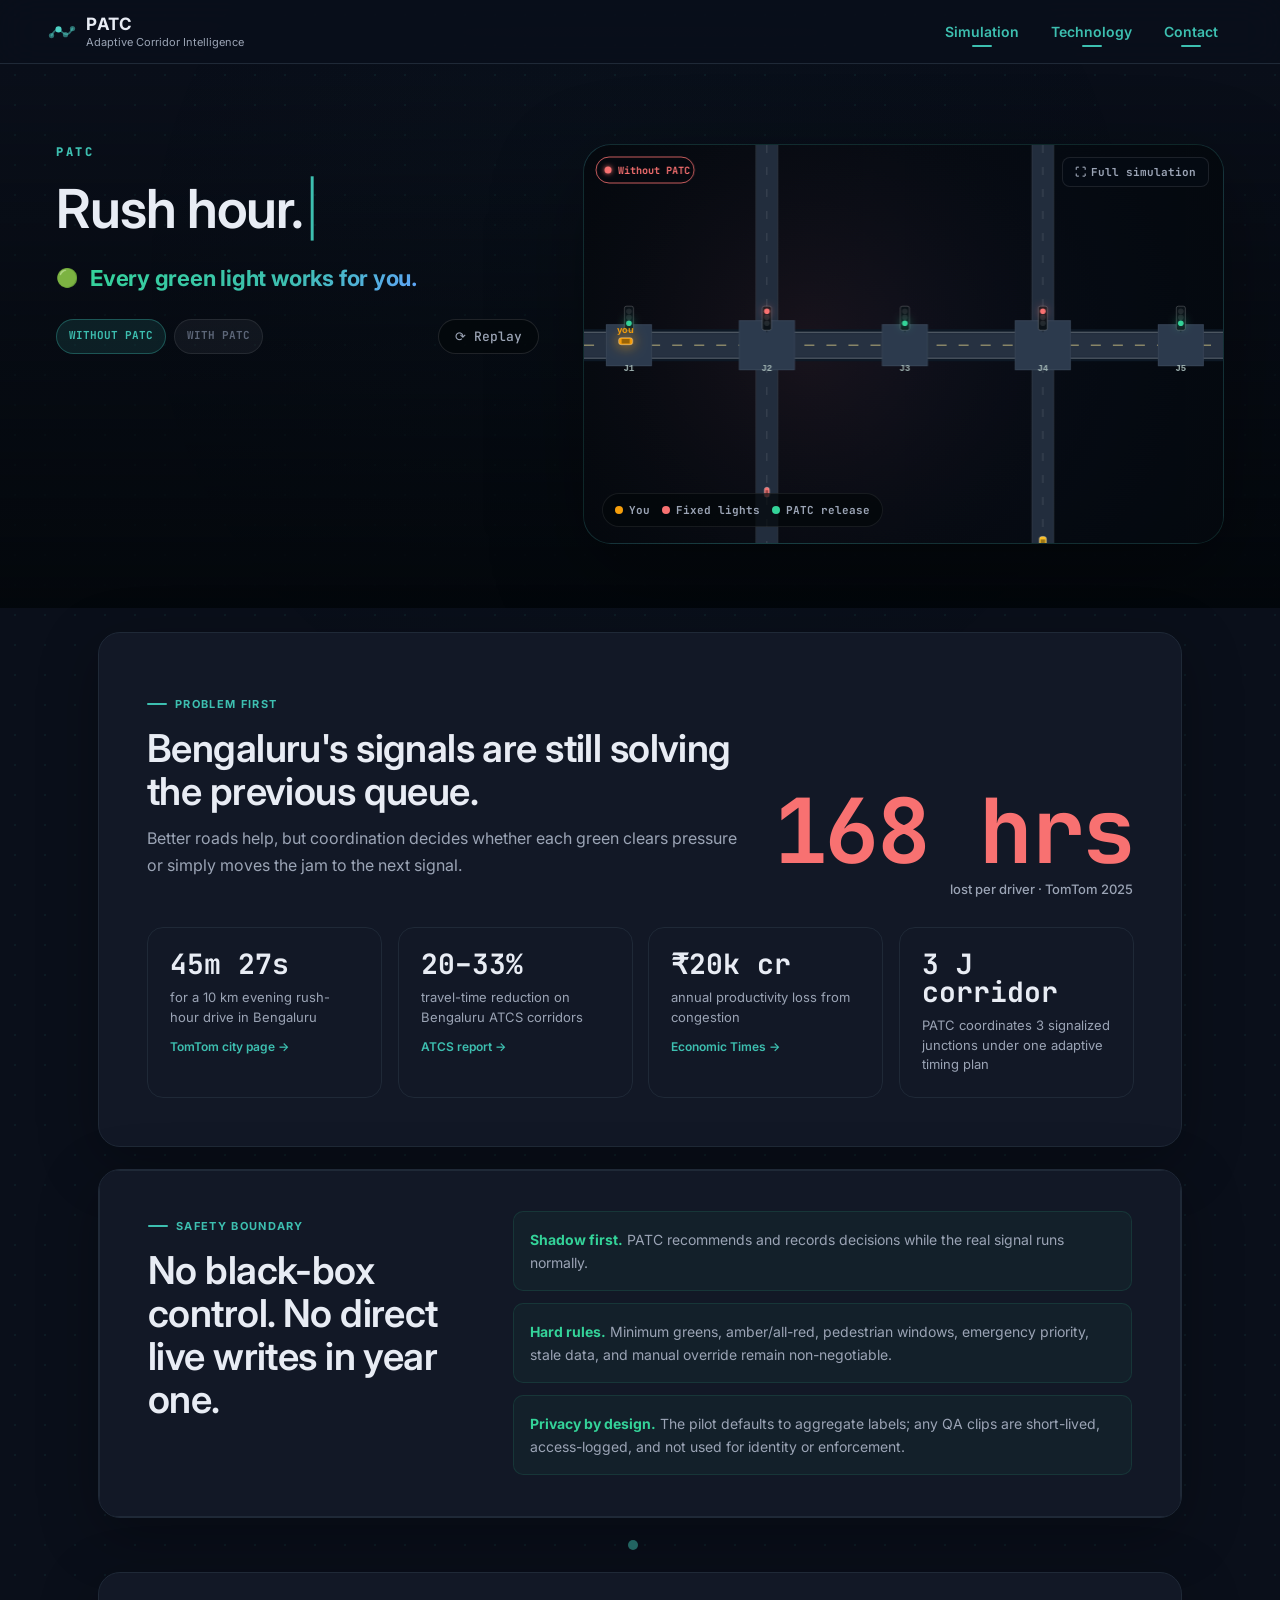
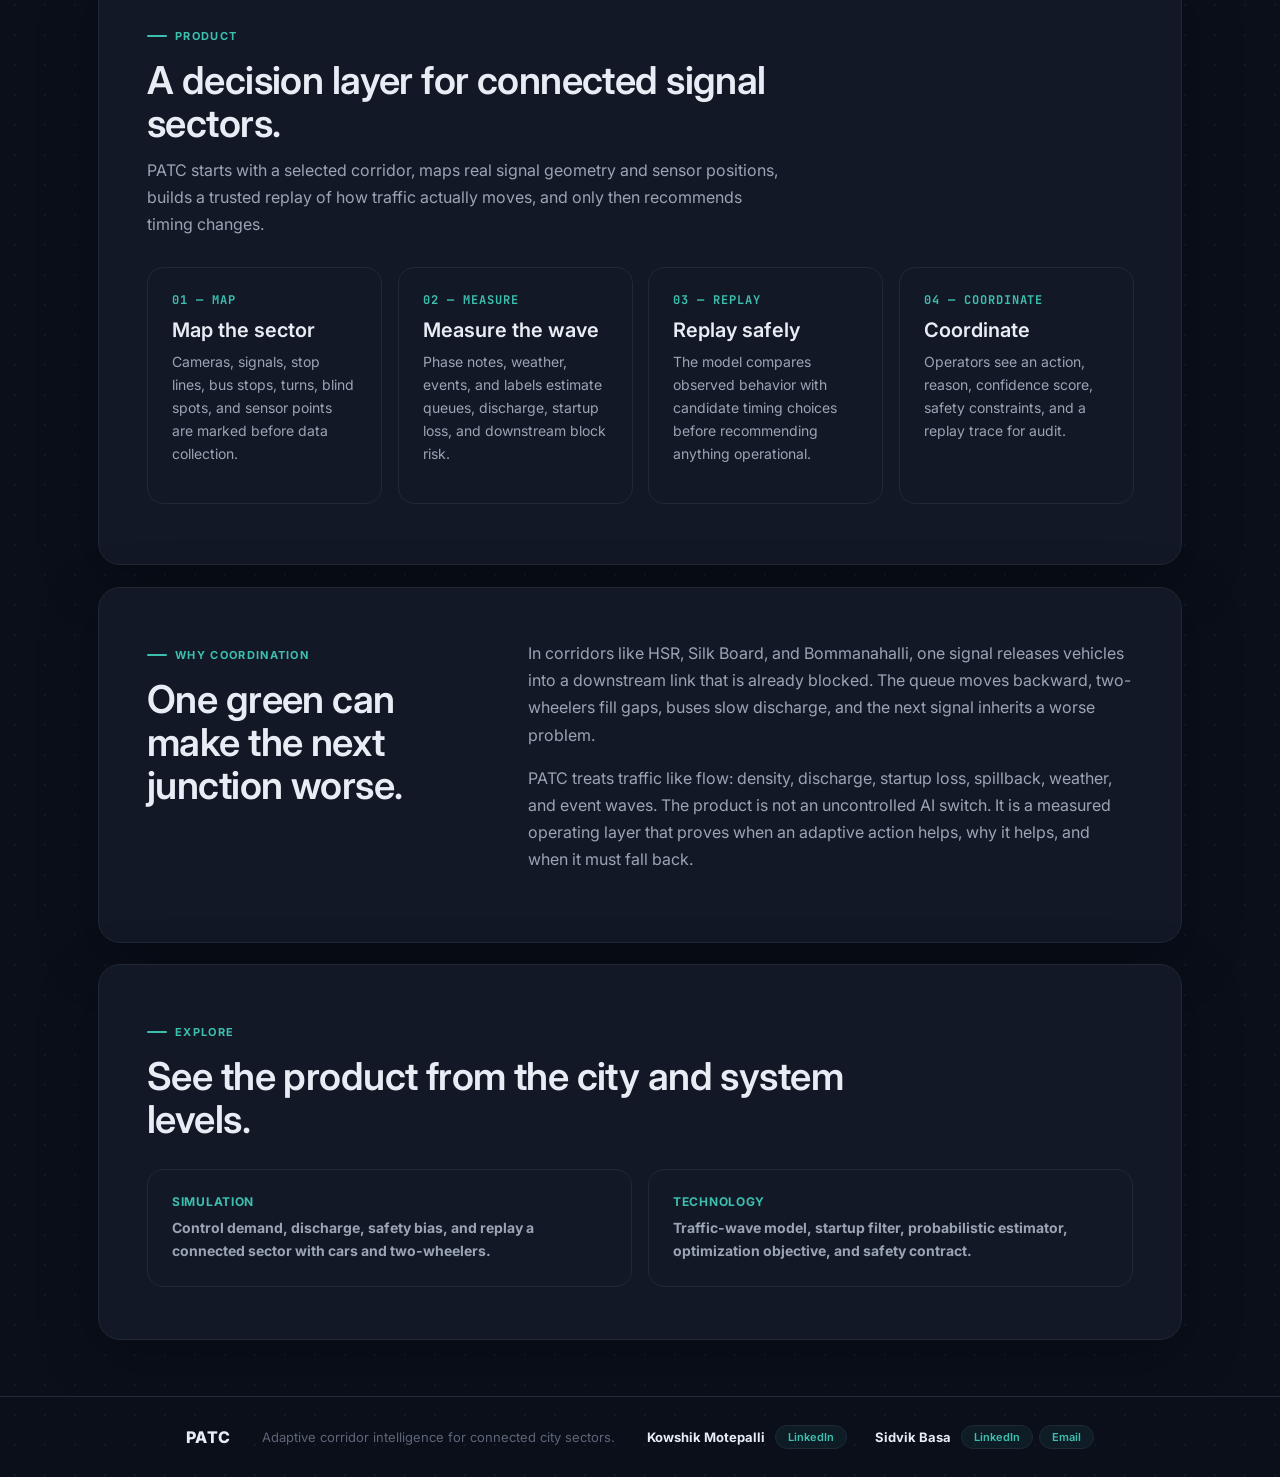
<file: index.html>
<!doctype html>
<html lang="en">
  <head>
    <meta charset="utf-8" />
    <meta name="viewport" content="width=device-width, initial-scale=1" />
    <title>PATC | Probabilistic Adaptive Traffic Control</title>
    <meta
      name="description"
      content="PATC is a replay-first adaptive signal intelligence system building predictive traffic control for congested city corridors in Bengaluru."
    />
    <link rel="icon" href="assets/logo.svg" type="image/svg+xml" />
    <link rel="stylesheet" href="assets/site.css" />
    <link rel="stylesheet" href="assets/home.css" />
    <style>
      body { opacity: 1; transition: opacity 0.25s ease; }
      body.page-enter { opacity: 0; }
      body.page-exit  { opacity: 0; transition: opacity 0.2s ease; }
      @media (max-width: 1024px) {
        .story-sticky {
          align-content: start;
          gap: 28px;
          grid-template-columns: 1fr;
          height: auto;
          padding: 96px 20px 44px;
        }
        .story-visual {
          min-height: 300px;
          width: 100%;
        }
        .story-copy h1 {
          font-size: clamp(34px, 9vw, 58px);
          line-height: 1.02;
        }
      }
      @media (max-width: 640px) {
        .story-copy p[data-home-story-copy] { font-size: 15px; }
        .story-visual { min-height: 250px; }
        .story-legend {
          border-radius: 16px;
          bottom: 10px;
          gap: 8px;
          left: 10px;
          right: 10px;
        }
      }
    </style>
  </head>
  <body>
    <div class="scroll-progress" aria-hidden="true"></div>

    <header class="site-header">
      <a class="brand" href="./" aria-label="PATC home">
        <img src="assets/logo.svg" alt="" />
        <span>
          <strong>PATC</strong>
          <small>Adaptive Corridor Intelligence</small>
        </span>
      </a>
      <nav aria-label="Primary navigation">
        <a href="simulation/">Simulation</a>
        <a href="technology/">Technology</a>
        <a href="#contact">Contact</a>
      </nav>
    </header>

    <main>
      <section class="story-hero" id="opener" aria-label="PATC opening traffic story">
        <div class="story-sticky">
          <div class="story-copy">
            <p class="story-kicker">PATC</p>
            <h1 data-home-story-title aria-live="polite"></h1>
            <p data-home-story-copy></p>
            <div class="green-tagline" aria-label="PATC tagline">
            <span class="green-tagline-icon">🟢</span>
            <span class="green-tagline-text">Every green light works for you.</span>
          </div>
<div class="story-status" aria-hidden="true">
              <span class="story-pill active" data-phase-pill="fixed" tabindex="0" role="button">Without PATC</span>
              <span class="story-pill" data-phase-pill="patc" tabindex="0" role="button">With PATC</span>
              <button class="story-replay-btn" id="storyReplayBtn" title="Replay animation" aria-label="Replay">⟳ Replay</button>
            </div>
          </div>
          <div class="story-visual">
            <canvas id="storyCanvas" aria-label="Animated grid-road story showing one car, rush hour, and PATC coordination"></canvas>
            <div class="story-legend">
              <span><i class="legend-you"></i>You</span>
              <span><i class="legend-fixed"></i>Fixed lights</span>
              <span><i class="legend-patc"></i>PATC release</span>
            </div>
            <a href="simulation/" class="canvas-full-btn" aria-label="Open full simulation">⛶ <span>Full simulation</span></a>
          </div>
        </div>
      </section>

      <div class="cards-container">

      <!-- ═══ ACT 3 — THE PROBLEM (big stat) ═══ -->
      <div class="pop-card"><section class="story-problem">
        <div class="problem-head">
          <div class="reveal">
            <p class="eyebrow">Problem first</p>
            <h2>Bengaluru's signals are still solving the previous queue.</h2>
            <p class="section-lede">
              Better roads help, but coordination decides whether each green
              clears pressure or simply moves the jam to the next signal.
            </p>
          </div>
          <div class="big-stat reveal" style="--reveal-delay: 120ms">
            <span data-count="168" data-suffix=" hrs">0</span>
            <small>lost per driver · TomTom 2025</small>
          </div>
        </div>
        <div class="impact-grid">
          <article class="reveal reveal-delay-1">
            <strong>45m 27s</strong>
            <span>for a 10 km evening rush-hour drive in Bengaluru</span>
            <a href="https://www.tomtom.com/traffic-index/city/bengaluru" target="_blank" rel="noreferrer">TomTom city page →</a>
          </article>
          <article class="reveal reveal-delay-2">
            <strong>20–33%</strong>
            <span>travel-time reduction on Bengaluru ATCS corridors</span>
            <a href="https://www.newindianexpress.com/cities/bengaluru/2024/Nov/25/traffic-down-by-20-per-cent-at-75-key-junctions-are-ai-signals-helping" target="_blank" rel="noreferrer">ATCS report →</a>
          </article>
          <article class="reveal reveal-delay-3">
            <strong>₹20k cr</strong>
            <span>annual productivity loss from congestion</span>
            <a href="https://economictimes.indiatimes.com/news/india/bengaluru-paying-rs-20000-crore-in-lost-productivity-due-to-congestion-on-roads-says-it-minister-priyank-kharge/articleshow/113915488.cms" target="_blank" rel="noreferrer">Economic Times →</a>
          </article>
          <article class="reveal reveal-delay-4">
            <strong>3 J corridor</strong>
            <span>PATC coordinates 3 signalized junctions under one adaptive timing plan</span>
          </article>
        </div>
      </section></div>

      <!-- ═══ SAFETY BOUNDARY ═══ -->
      <div class="pop-card">
        <section class="section safety-panel" style="padding-top:40px;padding-bottom:40px;">
          <div>
            <p class="eyebrow">Safety boundary</p>
            <h2>No black-box control. No direct live writes in year one.</h2>
          </div>
          <div class="safety-grid">
            <p class="reveal reveal-delay-1"><strong>Shadow first.</strong> PATC recommends and records decisions while the real signal runs normally.</p>
            <p class="reveal reveal-delay-2"><strong>Hard rules.</strong> Minimum greens, amber/all-red, pedestrian windows, emergency priority, stale data, and manual override remain non-negotiable.</p>
            <p class="reveal reveal-delay-3"><strong>Privacy by design.</strong> The pilot defaults to aggregate labels; any QA clips are short-lived, access-logged, and not used for identity or enforcement.</p>
          </div>
        </section>
      </div>

      <div class="junction-marker" aria-hidden="true"><span class="dot"></span><span class="line"></span></div>

      <!-- ═══ HOW IT WORKS ═══ -->
      <div class="pop-card">
        <section class="story-process">
          <div class="section-head reveal">
            <p class="eyebrow">Product</p>
            <h2>A decision layer for connected signal sectors.</h2>
            <p class="section-lede">
              PATC starts with a selected corridor, maps real signal geometry and
              sensor positions, builds a trusted replay of how traffic actually
              moves, and only then recommends timing changes.
            </p>
          </div>
          <div class="process-grid">
            <article class="reveal reveal-delay-1">
              <span>01 — Map</span>
              <h3>Map the sector</h3>
              <p>Cameras, signals, stop lines, bus stops, turns, blind spots, and sensor points are marked before data collection.</p>
            </article>
            <article class="reveal reveal-delay-2">
              <span>02 — Measure</span>
              <h3>Measure the wave</h3>
              <p>Phase notes, weather, events, and labels estimate queues, discharge, startup loss, and downstream block risk.</p>
            </article>
            <article class="reveal reveal-delay-3">
              <span>03 — Replay</span>
              <h3>Replay safely</h3>
              <p>The model compares observed behavior with candidate timing choices before recommending anything operational.</p>
            </article>
            <article class="reveal reveal-delay-4">
              <span>04 — Coordinate</span>
              <h3>Coordinate</h3>
              <p>Operators see an action, reason, confidence score, safety constraints, and a replay trace for audit.</p>
            </article>
          </div>
        </section>
      </div>

      <!-- ═══ WHY COORDINATION ═══ -->
      <div class="pop-card">
        <section class="section split-section">
          <div class="reveal-left">
            <p class="eyebrow">Why coordination</p>
            <h2>One green can make the next junction worse.</h2>
          </div>
          <div class="section-inner reveal-right">
            <p style="color: var(--text-secondary); font-size: 16px; line-height: 1.7;">
              In corridors like HSR, Silk Board, and Bommanahalli, one signal releases
              vehicles into a downstream link that is already blocked. The queue moves
              backward, two-wheelers fill gaps, buses slow discharge, and the next
              signal inherits a worse problem.
            </p>
            <p style="color: var(--text-secondary); font-size: 16px; line-height: 1.7;">
              PATC treats traffic like flow: density, discharge, startup loss,
              spillback, weather, and event waves. The product is not an
              uncontrolled AI switch. It is a measured operating layer that proves
              when an adaptive action helps, why it helps, and when it must fall back.
            </p>
          </div>
        </section>
      </div>

      <!-- ═══ EXPLORE ═══ -->
      <div class="pop-card">
        <section class="section">
          <div class="section-head reveal">
            <p class="eyebrow">Explore</p>
            <h2>See the product from the city and system levels.</h2>
          </div>
          <div class="page-links">
            <a href="simulation/" class="reveal reveal-delay-1">
              <span>Simulation</span>
              <strong>Control demand, discharge, safety bias, and replay a connected sector with cars and two-wheelers.</strong>
            </a>
            <a href="technology/" class="reveal reveal-delay-2">
              <span>Technology</span>
              <strong>Traffic-wave model, startup filter, probabilistic estimator, optimization objective, and safety contract.</strong>
            </a>
          </div>
        </section>
      </div>

      </div><!-- /.cards-container -->
    </main>

    <footer class="team-footer" id="contact">
      <div class="footer-inner">
        <span class="footer-brand">PATC</span>
        <p>Adaptive corridor intelligence for connected city sectors.</p>
        <div class="footer-team">
          <div class="footer-person">
            <a class="footer-name-link" href="https://www.linkedin.com/in/kowshik-motepalli/" target="_blank" rel="noreferrer">Kowshik Motepalli</a>
            <div class="footer-links">
              <a href="https://www.linkedin.com/in/kowshik-motepalli/" target="_blank" rel="noreferrer">LinkedIn</a>
            </div>
          </div>
          <div class="footer-person">
            <a class="footer-name-link" href="https://www.linkedin.com/in/sidvikbasa/" target="_blank" rel="noreferrer">Sidvik Basa</a>
            <div class="footer-links">
              <a href="https://www.linkedin.com/in/sidvikbasa/" target="_blank" rel="noreferrer">LinkedIn</a>
              <a href="mailto:sidvikb@gmail.com">Email</a>
            </div>
          </div>
        </div>
      </div>
    </footer>

    <script src="assets/home-story.js"></script>
    <script src="assets/animations.js"></script>
  </body>
</html>
</file>
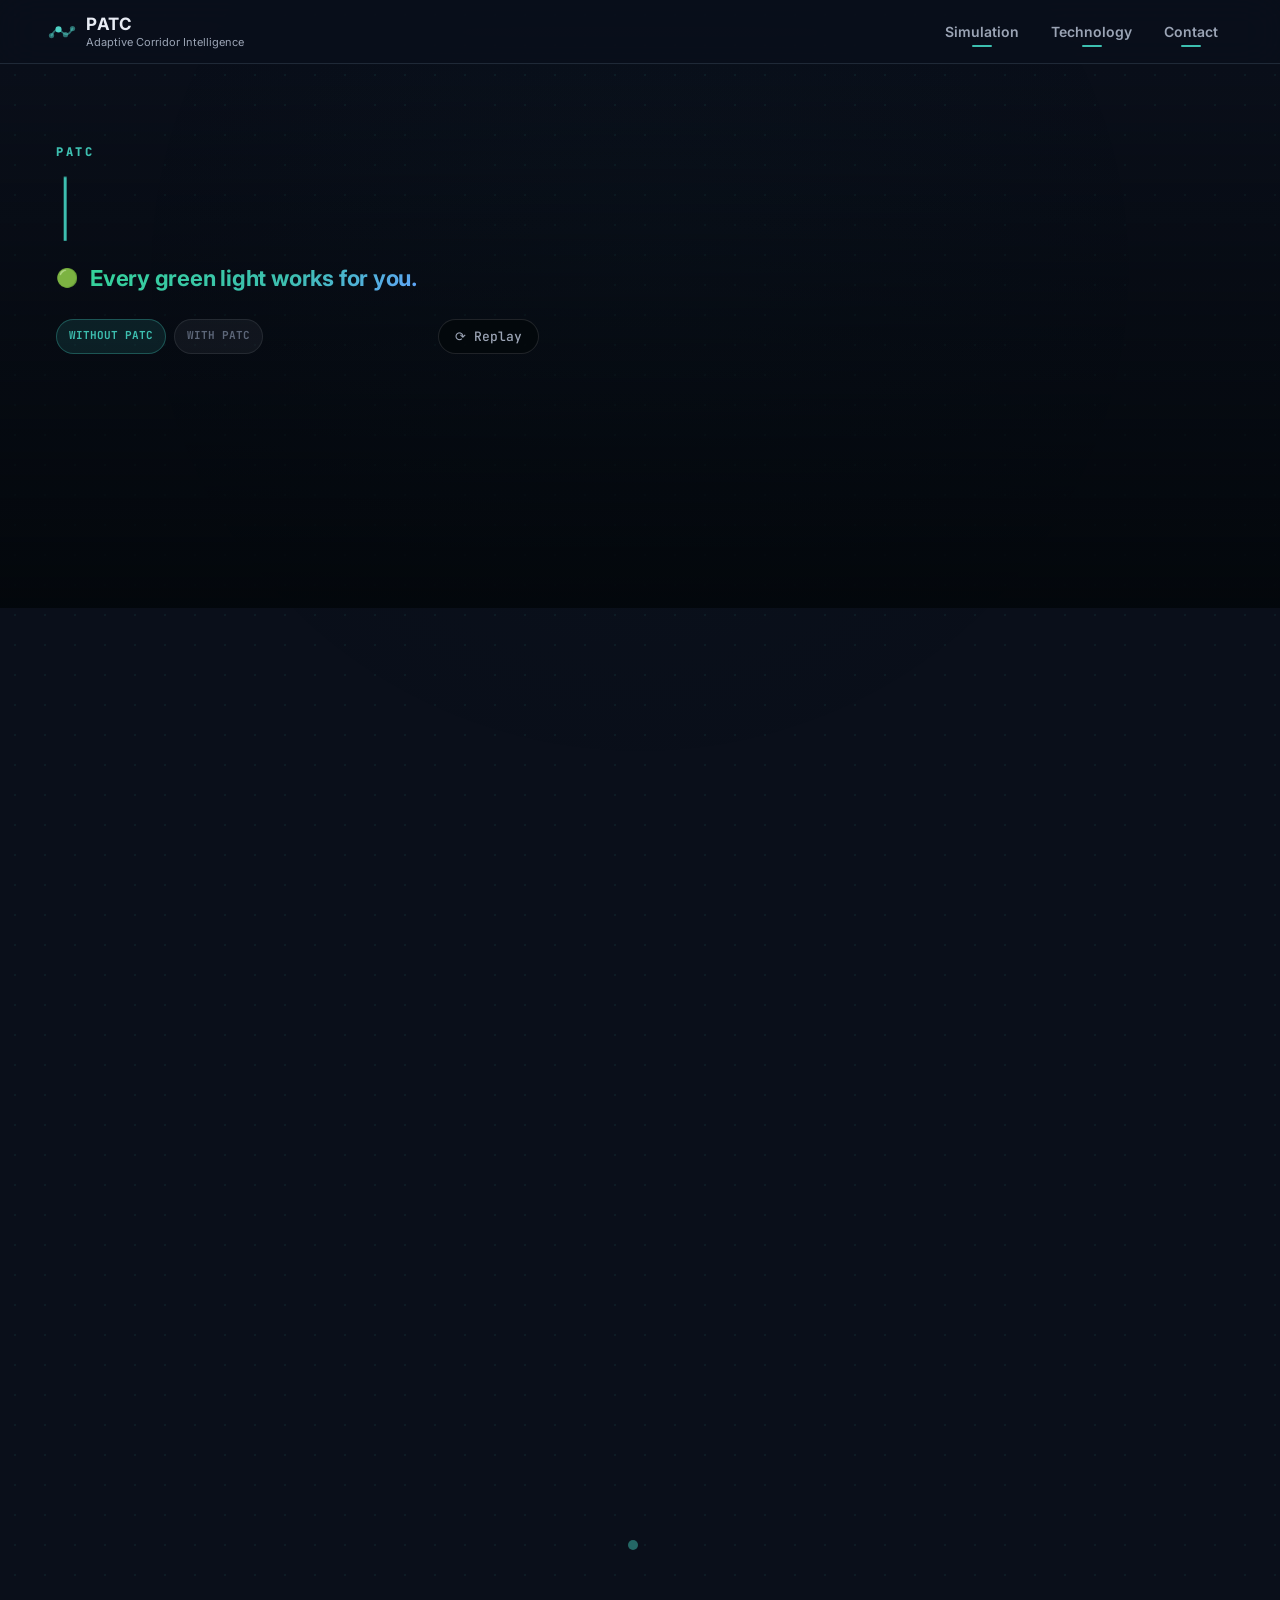
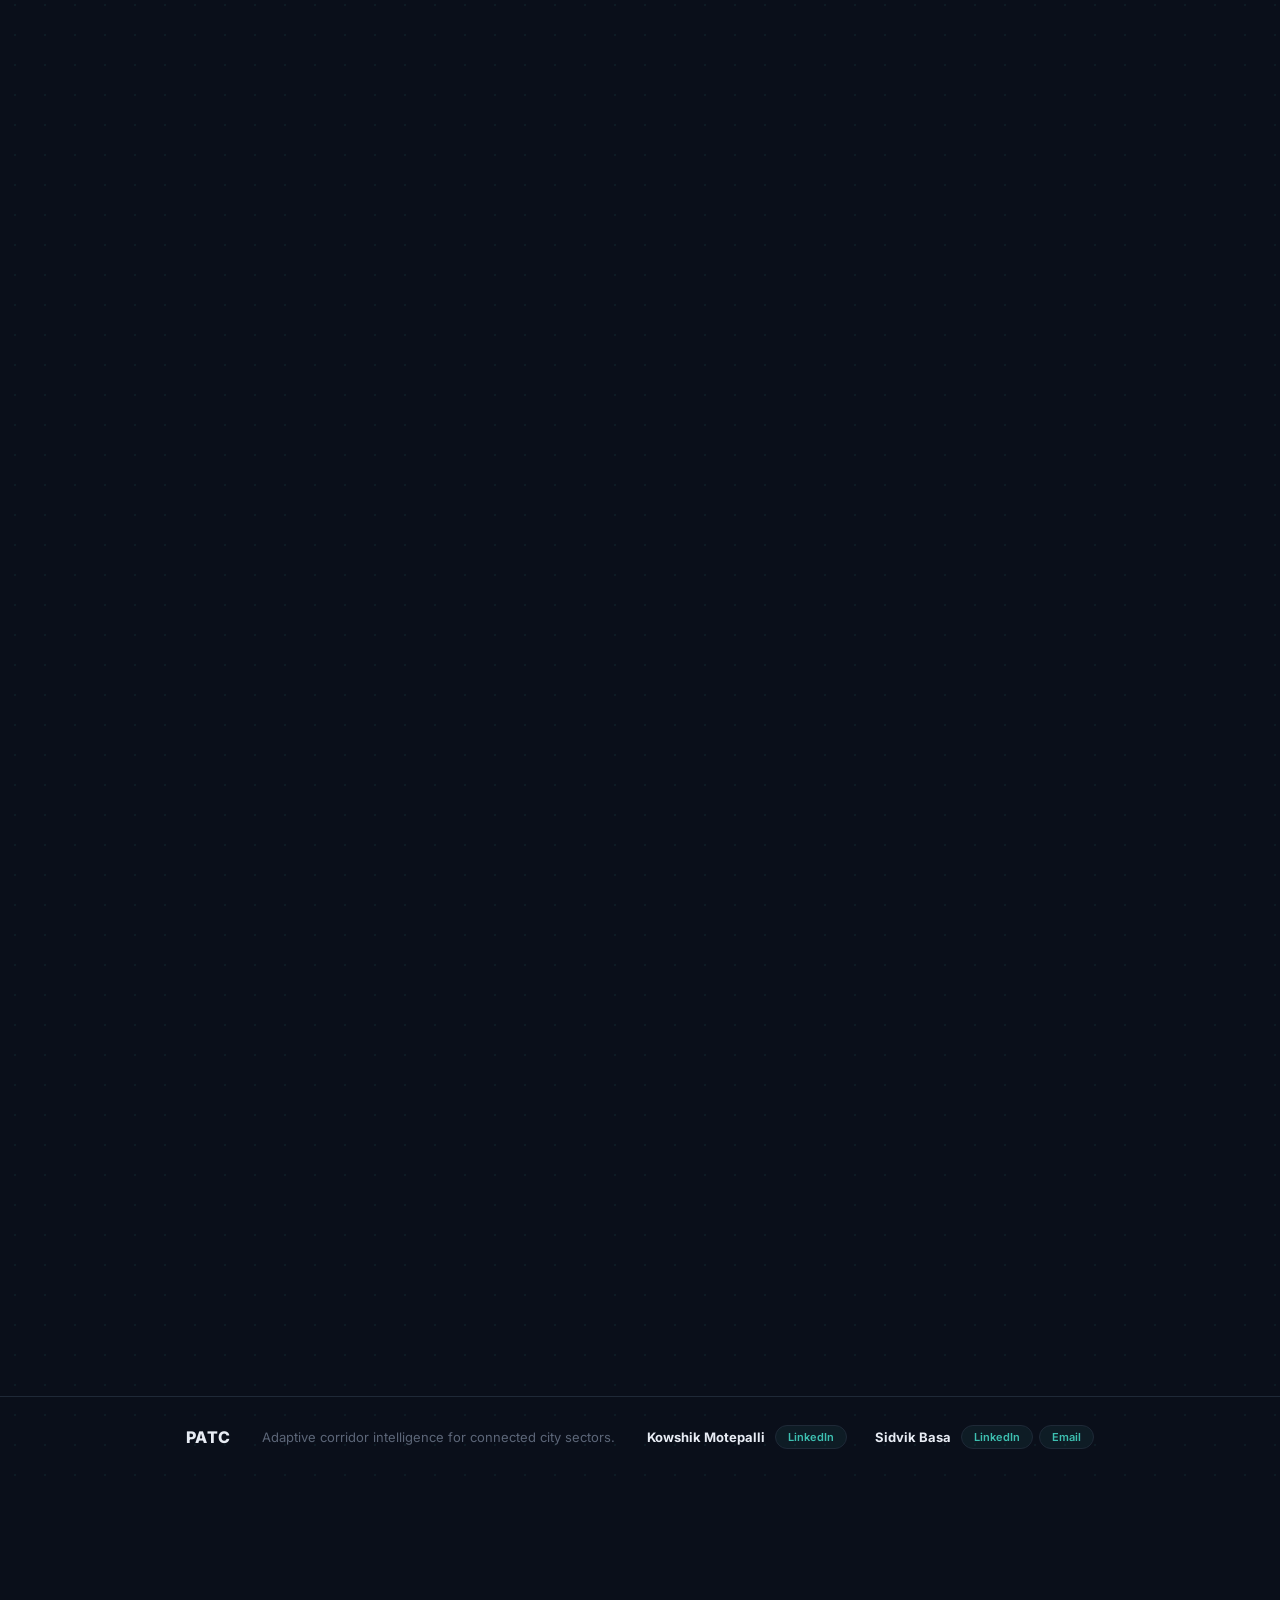
<file: contact/index.html>
<!doctype html>
<html lang="en">
  <head>
    <meta charset="utf-8" />
    <title>PATC Contact — Redirecting</title>
    <meta http-equiv="refresh" content="0; url=../#contact" />
    <link rel="canonical" href="../#contact" />
  </head>
  <body>
    <p>Redirecting to <a href="../#contact">homepage contact section</a>…</p>
  </body>
</html>
</file>
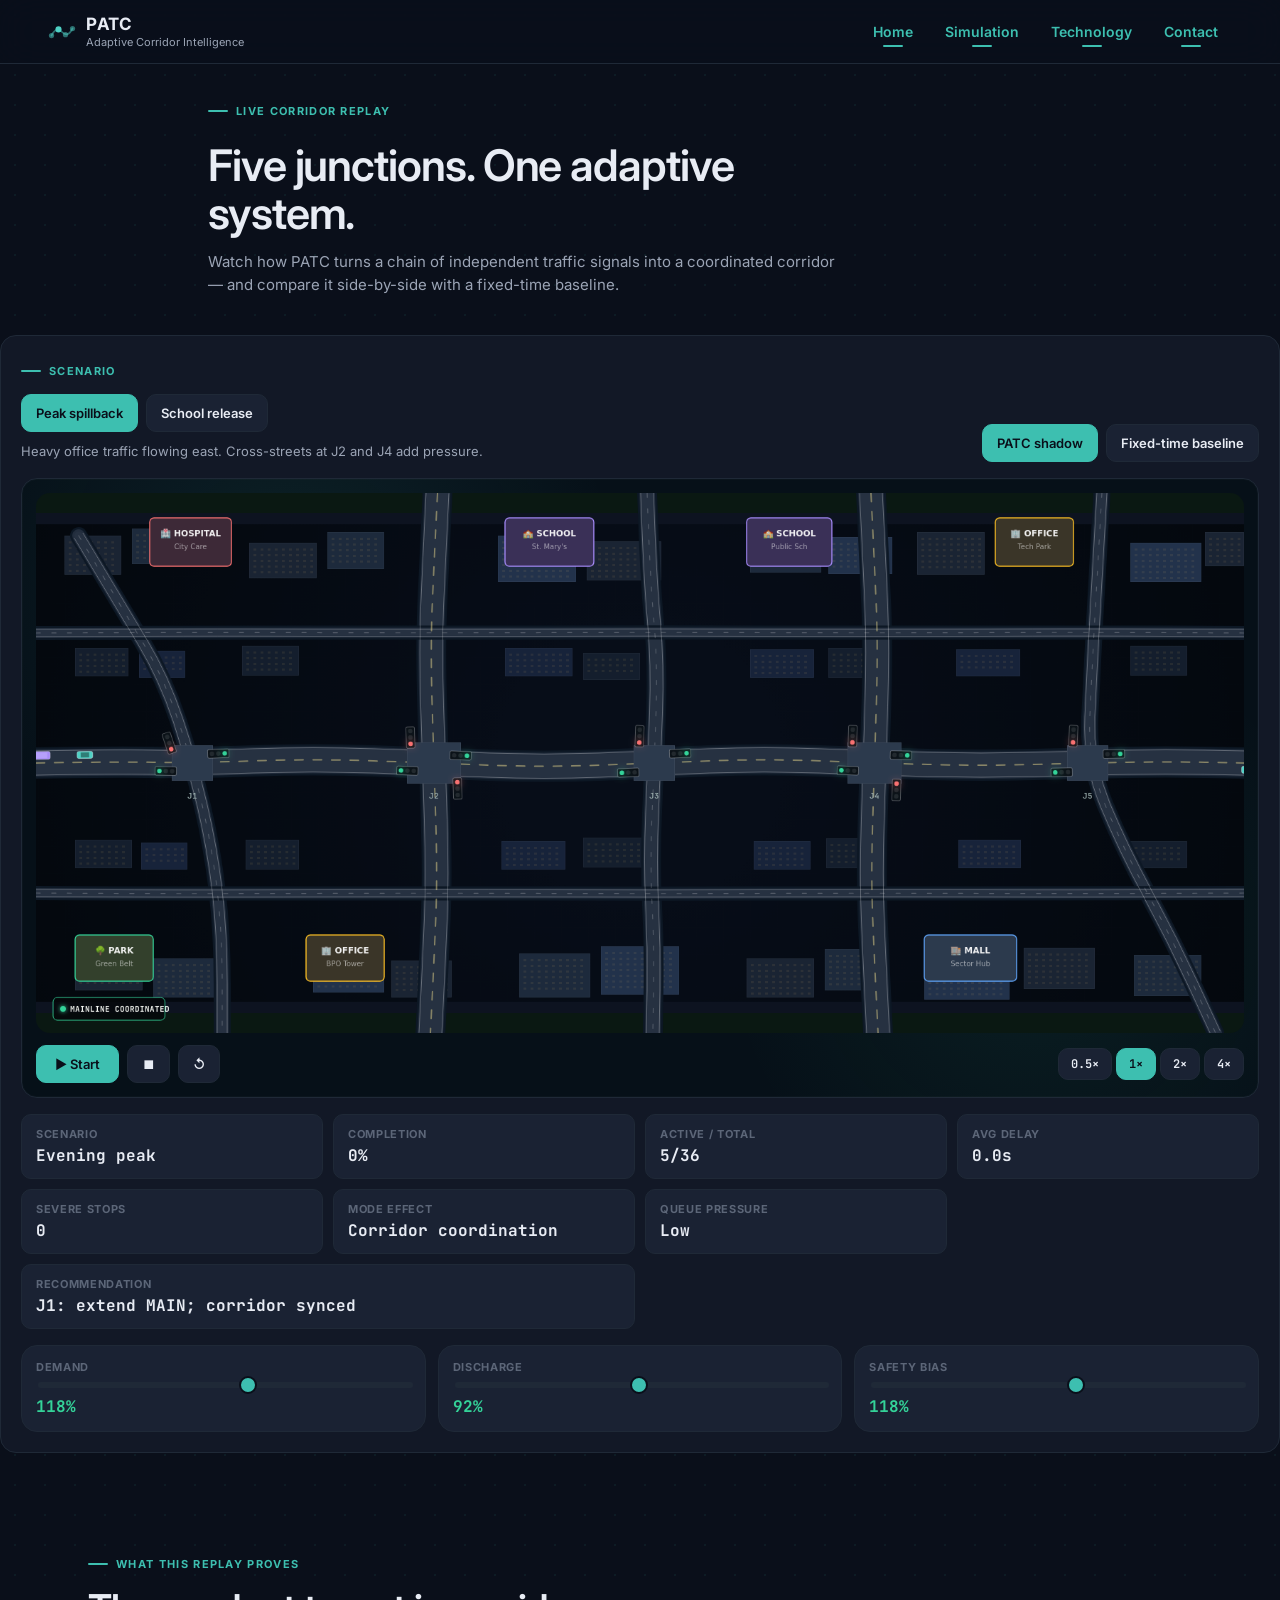
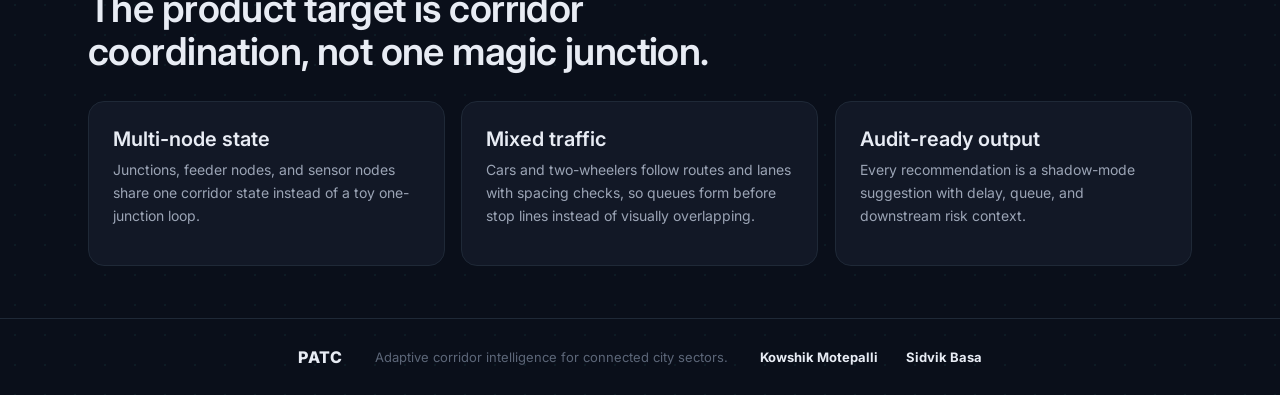
<file: simulation/index.html>
<!doctype html>
<html lang="en">
  <head>
    <meta charset="utf-8" />
    <meta name="viewport" content="width=device-width, initial-scale=1" />
    <title>PATC Simulation | HSR Sector Replay</title>
    <meta
      name="description"
      content="PATC multi-junction corridor replay for Bengaluru-style connected signals, queues, lanes, and shadow recommendations."
    />
    <link rel="icon" href="../assets/logo.svg" type="image/svg+xml" />
    <link rel="stylesheet" href="../assets/site.css" />
    <link rel="stylesheet" href="../assets/technical.css" />
    <link rel="stylesheet" href="../assets/simulation.css" />
    <style>
      body { opacity: 1; transition: opacity 0.25s ease; }
      body.page-enter { opacity: 0; }
      body.page-exit  { opacity: 0; transition: opacity 0.2s ease; }
    </style>
  </head>
  <body>
    <div class="scroll-progress" aria-hidden="true"></div>

    <header class="site-header">
      <a class="brand" href="../" aria-label="PATC home">
        <img src="../assets/logo.svg" alt="" />
        <span>
          <strong>PATC</strong>
          <small>Adaptive Corridor Intelligence</small>
        </span>
      </a>
      <nav aria-label="Primary navigation">
        <a href="../">Home</a>
        <a href="./">Simulation</a>
        <a href="../technology/">Technology</a>
        <a href="../#contact">Contact</a>
      </nav>
    </header>

    <main>
      <section class="hero page-hero compact-hero">
        <div class="hero-copy reveal">
          <p class="eyebrow">Live corridor replay</p>
          <h1>Five junctions. One adaptive system.</h1>
          <p class="hero-lede">
            Watch how PATC turns a chain of independent traffic signals into a
            coordinated corridor — and compare it side-by-side with a fixed-time
            baseline.
          </p>
        </div>
      </section>

      <section class="replay-shell" aria-label="PATC HSR corridor replay">
        <!-- Toolbar: scenario + mode on same row -->
        <div class="replay-toolbar-row">
          <div>
            <p class="eyebrow">Scenario</p>
            <div class="scenario-buttons" role="group" aria-label="Scenario selector">
              <button type="button" class="scenario-btn active" data-scenario="peak">Peak spillback</button>
              <button type="button" class="scenario-btn" data-scenario="school">School release</button>
            </div>
            <p class="scenario-copy" id="scenarioCopy">Office traffic releases into a saturated downstream link.</p>
          </div>
          <div>
            <div class="mode-switch" role="group" aria-label="Control mode">
              <button type="button" class="mode-btn active" data-mode="patc">PATC shadow</button>
              <button type="button" class="mode-btn" data-mode="fixed">Fixed-time baseline</button>
            </div>
          </div>
        </div>

        <!-- Full-width canvas -->
        <div class="canvas-stage canvas-full">
          <canvas id="corridorCanvas" width="1600" height="760" aria-label="Multi-junction traffic replay"></canvas>
          <div class="replay-controls-bar">
            <div class="replay-actions">
              <button type="button" id="startBtn" class="primary-action">▶ Start</button>
              <button type="button" id="stopBtn" title="Stop">⏹</button>
              <button type="button" id="restartBtn" title="Restart">↺</button>
            </div>
            <div class="speed-selector" role="group" aria-label="Playback speed">
              <button type="button" data-speed="0.5">0.5×</button>
              <button type="button" data-speed="1" class="active-control">1×</button>
              <button type="button" data-speed="2">2×</button>
              <button type="button" data-speed="4">4×</button>
            </div>
          </div>
        </div>

        <!-- Metrics stacked below canvas in 2-row grid -->
        <div class="metrics-below">
          <div class="metric-row">
            <div class="metric-chip">
              <span class="metric-label">Scenario</span>
              <span class="metric-value" id="scenarioTitle">Peak spillback</span>
            </div>
            <div class="metric-chip">
              <span class="metric-label">Completion</span>
              <span class="metric-value" id="completionValue">0%</span>
            </div>
            <div class="metric-chip">
              <span class="metric-label">Active / total</span>
              <span class="metric-value" id="activeValue">0/36</span>
            </div>
            <div class="metric-chip">
              <span class="metric-label">Avg delay</span>
              <span class="metric-value" id="delayValue">0s</span>
            </div>
          </div>
          <div class="metric-row">
            <div class="metric-chip">
              <span class="metric-label">Severe stops</span>
              <span class="metric-value" id="breakdownValue">0</span>
            </div>
            <div class="metric-chip">
              <span class="metric-label">Mode effect</span>
              <span class="metric-value" id="modeEffectValue">Coordinating waves</span>
            </div>
            <div class="metric-chip">
              <span class="metric-label">Queue pressure</span>
              <span class="metric-value" id="pressureValue">Low</span>
            </div>
            <div class="metric-chip wide">
              <span class="metric-label">Recommendation</span>
              <span class="metric-value" id="recommendationValue">Collecting replay state</span>
            </div>
          </div>
        </div>

        <!-- Sliders with numeric labels -->
        <div class="control-grid">
          <label>
            <span>Demand</span>
            <input id="demandRange" type="range" min="70" max="155" value="118" />
            <strong id="demandReadout">118%</strong>
          </label>
          <label>
            <span>Discharge</span>
            <input id="dischargeRange" type="range" min="65" max="120" value="92" />
            <strong id="dischargeReadout">92%</strong>
          </label>
          <label>
            <span>Safety bias</span>
            <input id="safetyRange" type="range" min="85" max="145" value="118" />
            <strong id="safetyReadout">118%</strong>
          </label>
        </div>
      </section>

      <section class="section replay-notes">
        <div class="section-head reveal">
          <p class="eyebrow">What this replay proves</p>
          <h2>The product target is corridor coordination, not one magic junction.</h2>
        </div>
        <div class="benefit-grid">
          <article class="reveal reveal-delay-1"><strong>Multi-node state</strong><p>Junctions, feeder nodes, and sensor nodes share one corridor state instead of a toy one-junction loop.</p></article>
          <article class="reveal reveal-delay-2"><strong>Mixed traffic</strong><p>Cars and two-wheelers follow routes and lanes with spacing checks, so queues form before stop lines instead of visually overlapping.</p></article>
          <article class="reveal reveal-delay-3"><strong>Audit-ready output</strong><p>Every recommendation is a shadow-mode suggestion with delay, queue, and downstream risk context.</p></article>
        </div>
      </section>
    </main>

    <footer class="team-footer" id="contact">
      <div class="footer-inner">
        <span class="footer-brand">PATC</span>
        <p>Adaptive corridor intelligence for connected city sectors.</p>
        <div class="footer-team">
          <div class="footer-person">
            <a class="footer-name-link" href="https://www.linkedin.com/in/kowshik-motepalli/" target="_blank" rel="noreferrer">Kowshik Motepalli</a>
          </div>
          <div class="footer-person">
            <a class="footer-name-link" href="https://www.linkedin.com/in/sidvikbasa/" target="_blank" rel="noreferrer">Sidvik Basa</a>
          </div>
        </div>
      </div>
    </footer>
    <script src="../assets/corridor-data.js"></script>
    <script src="../assets/light-sim.js"></script>
    <script src="../assets/animations.js"></script>
  </body>
</html>
</file>
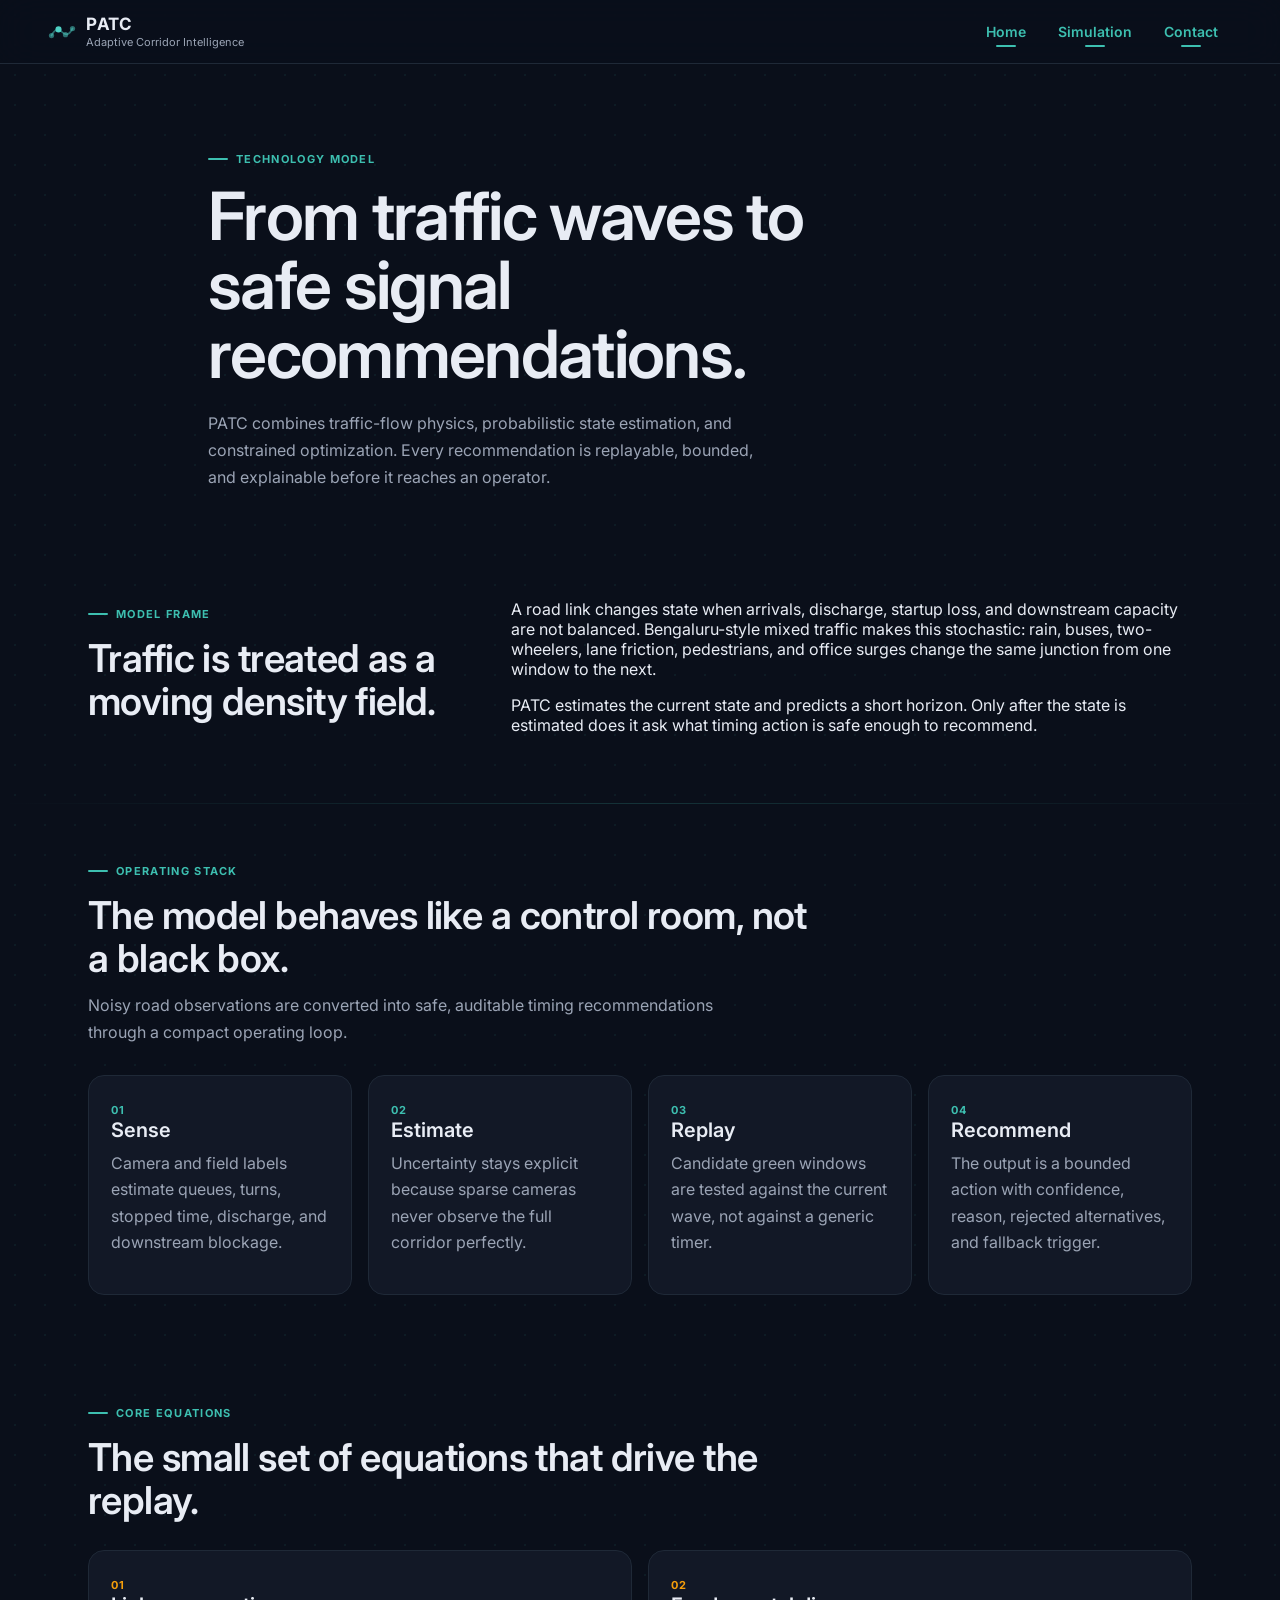
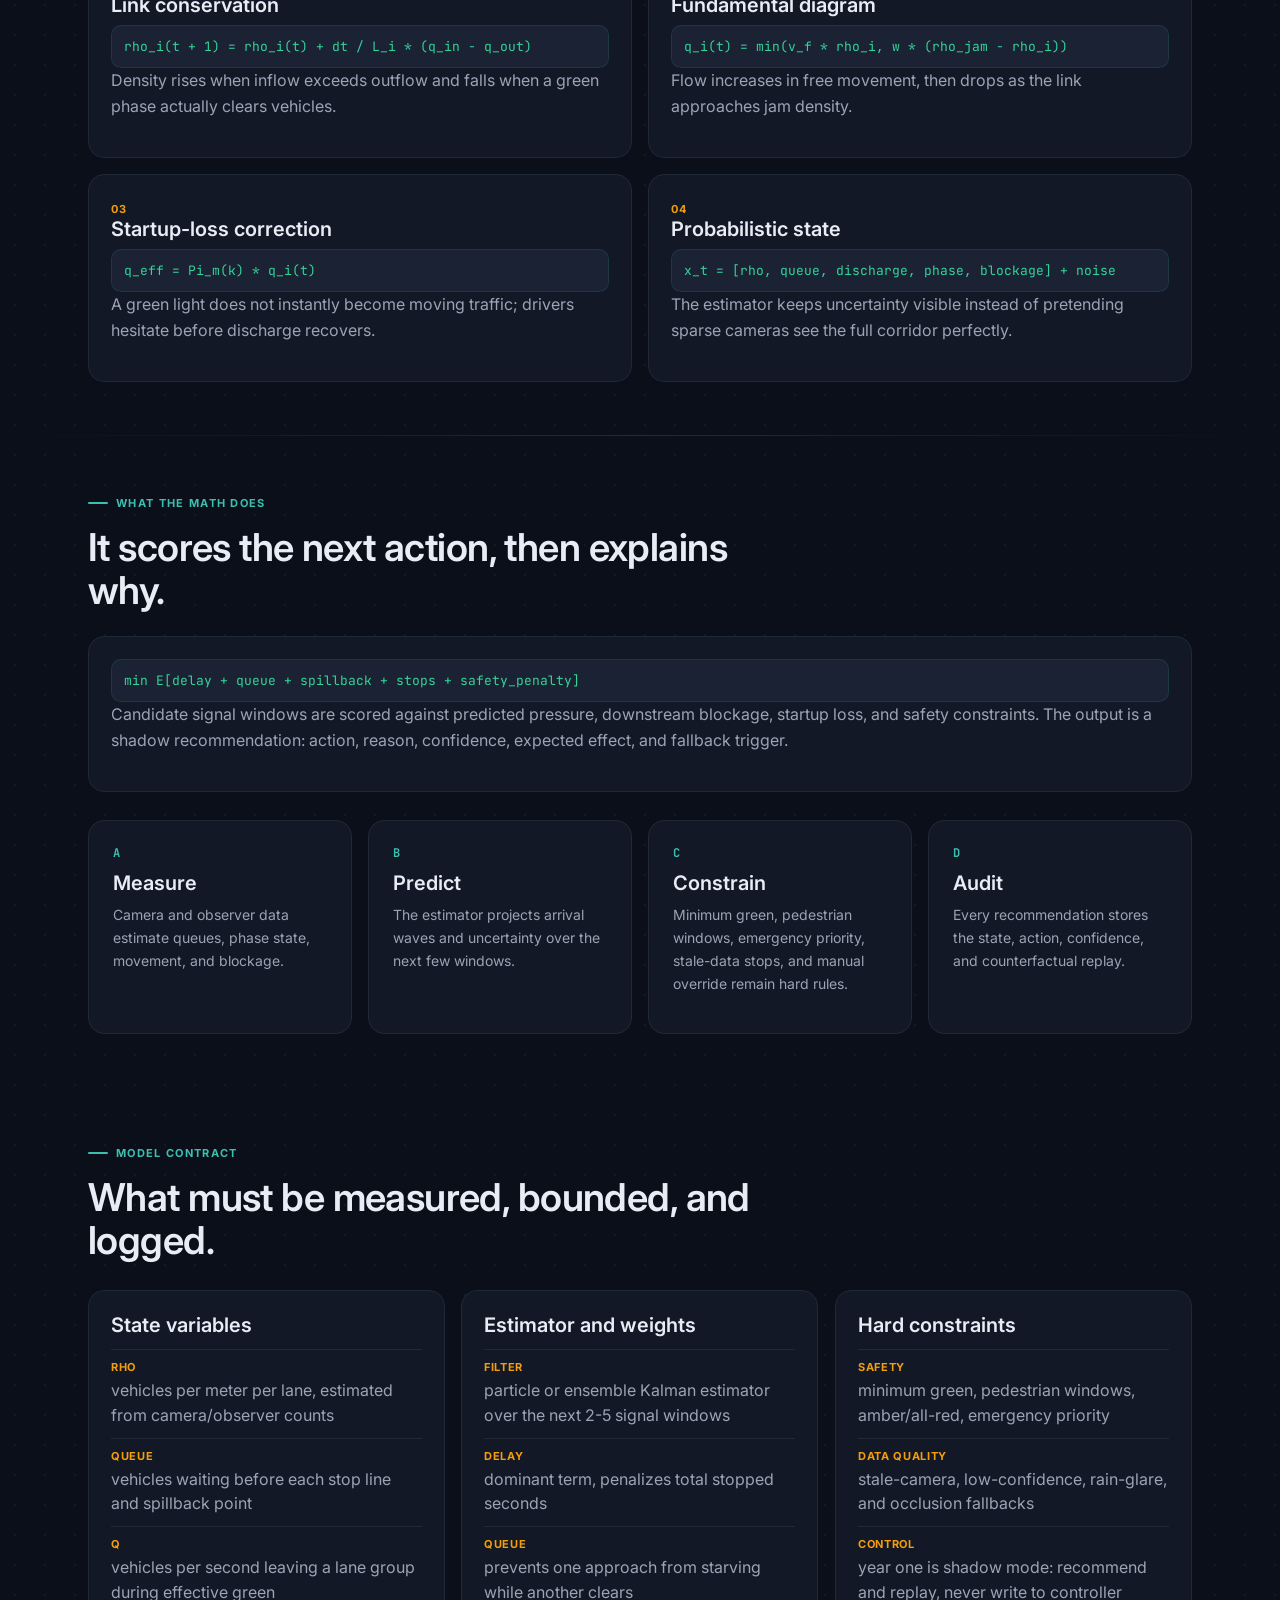
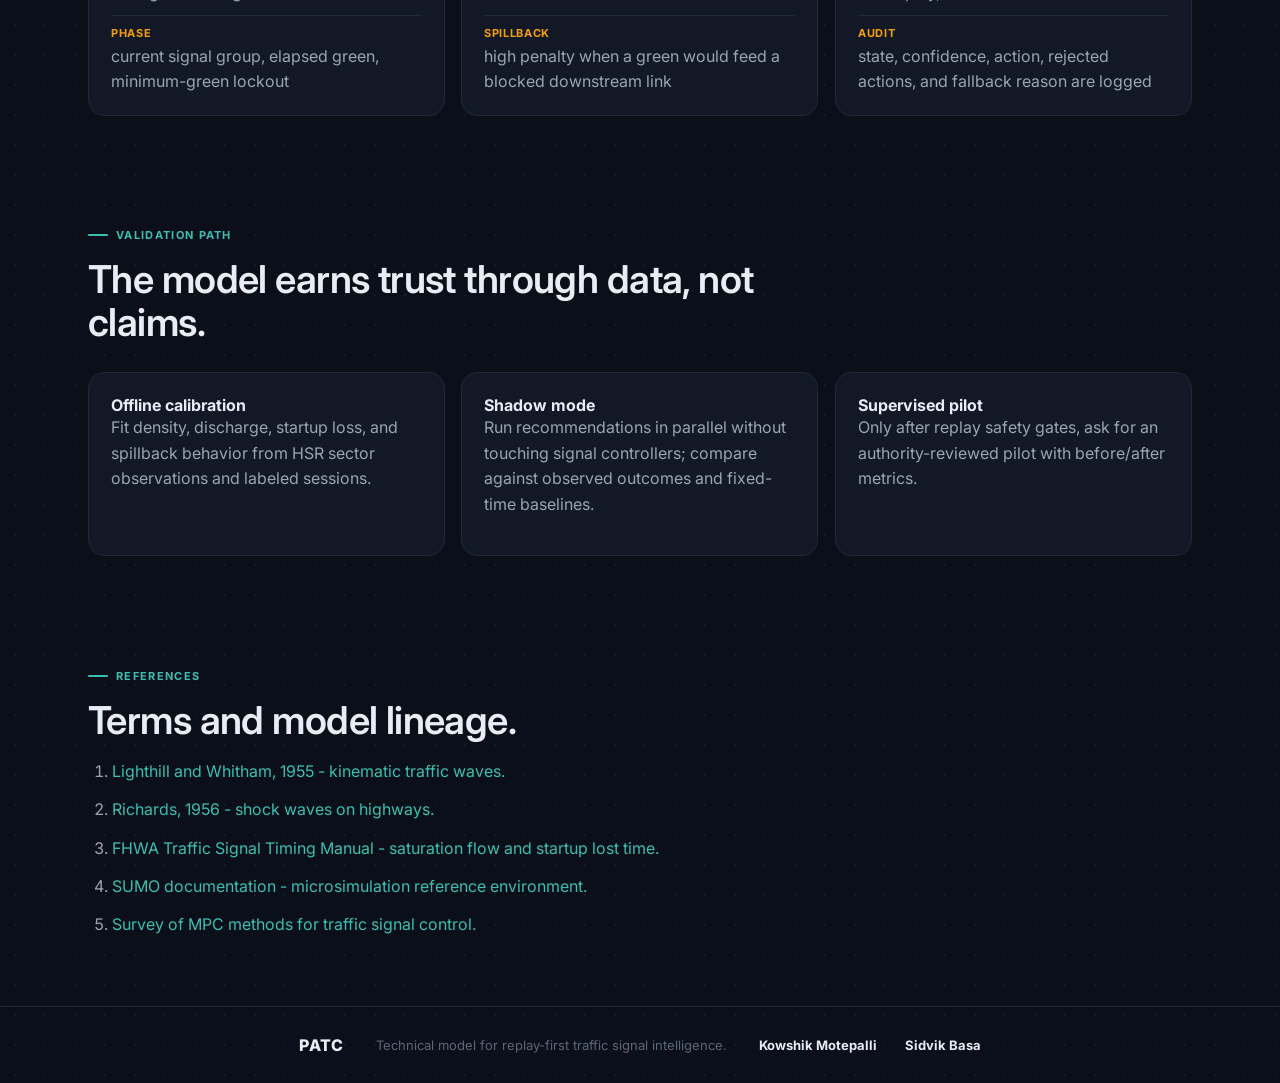
<file: technology/index.html>
<!doctype html>
<html lang="en">
  <head>
    <meta charset="utf-8" />
    <meta name="viewport" content="width=device-width, initial-scale=1" />
    <title>PATC Technology | Traffic Model</title>
    <meta
      name="description"
      content="The math behind PATC: traffic waves, startup loss, probabilistic state estimation, constrained optimization, and validation."
    />
    <link rel="icon" href="../assets/logo.svg" type="image/svg+xml" />
    <link rel="stylesheet" href="../assets/site.css" />
    <link rel="stylesheet" href="../assets/technical.css" />
    <style>
      body { opacity: 1; transition: opacity 0.25s ease; }
      body.page-enter { opacity: 0; }
      body.page-exit  { opacity: 0; transition: opacity 0.2s ease; }
    </style>
  </head>
  <body>
    <div class="scroll-progress" aria-hidden="true"></div>

    <header class="site-header">
      <a class="brand" href="../" aria-label="PATC home">
        <img src="../assets/logo.svg" alt="" />
        <span>
          <strong>PATC</strong>
          <small>Adaptive Corridor Intelligence</small>
        </span>
      </a>
      <nav aria-label="Primary navigation">
        <a href="../">Home</a>
        <a href="../simulation/">Simulation</a>
        <a href="../#contact">Contact</a>
      </nav>
    </header>

    <main>
      <section class="hero page-hero">
        <div class="hero-copy reveal">
          <p class="eyebrow">Technology model</p>
          <h1>From traffic waves to safe signal recommendations.</h1>
          <p class="hero-lede">
            PATC combines traffic-flow physics, probabilistic state estimation,
            and constrained optimization. Every recommendation is replayable,
            bounded, and explainable before it reaches an operator.
          </p>
        </div>
      </section>

      <section class="section split-section">
        <div class="reveal-left">
          <p class="eyebrow">Model frame</p>
          <h2>Traffic is treated as a moving density field.</h2>
        </div>
        <div class="section-inner reveal-right">
          <p>
            A road link changes state when arrivals, discharge, startup loss,
            and downstream capacity are not balanced. Bengaluru-style mixed
            traffic makes this stochastic: rain, buses, two-wheelers, lane
            friction, pedestrians, and office surges change the same junction
            from one window to the next.
          </p>
          <p>
            PATC estimates the current state and predicts a short horizon. Only
            after the state is estimated does it ask what timing action is safe
            enough to recommend.
          </p>
        </div>
      </section>

      <hr class="section-divider" />

      <section class="section operating-stack-section">
        <div class="section-head reveal">
          <p class="eyebrow">Operating stack</p>
          <h2>The model behaves like a control room, not a black box.</h2>
          <p class="section-lede">
            Noisy road observations are converted into safe, auditable timing
            recommendations through a compact operating loop.
          </p>
        </div>
        <div class="stack-grid">
          <article class="reveal reveal-delay-1"><span>01</span><h3>Sense</h3><p>Camera and field labels estimate queues, turns, stopped time, discharge, and downstream blockage.</p></article>
          <article class="reveal reveal-delay-2"><span>02</span><h3>Estimate</h3><p>Uncertainty stays explicit because sparse cameras never observe the full corridor perfectly.</p></article>
          <article class="reveal reveal-delay-3"><span>03</span><h3>Replay</h3><p>Candidate green windows are tested against the current wave, not against a generic timer.</p></article>
          <article class="reveal reveal-delay-4"><span>04</span><h3>Recommend</h3><p>The output is a bounded action with confidence, reason, rejected alternatives, and fallback trigger.</p></article>
        </div>
      </section>

      <section class="section" id="core-equations">
        <div class="section-head reveal">
          <p class="eyebrow">Core equations</p>
          <h2>The small set of equations that drive the replay.</h2>
        </div>
        <div class="math-grid">
          <article class="reveal reveal-delay-1">
            <span>01</span>
            <h3>Link conservation</h3>
            <code>rho_i(t + 1) = rho_i(t) + dt / L_i * (q_in - q_out)</code>
            <p>Density rises when inflow exceeds outflow and falls when a green phase actually clears vehicles.</p>
          </article>
          <article class="reveal reveal-delay-2">
            <span>02</span>
            <h3>Fundamental diagram</h3>
            <code>q_i(t) = min(v_f * rho_i, w * (rho_jam - rho_i))</code>
            <p>Flow increases in free movement, then drops as the link approaches jam density.</p>
          </article>
          <article class="reveal reveal-delay-3">
            <span>03</span>
            <h3>Startup-loss correction</h3>
            <code>q_eff = Pi_m(k) * q_i(t)</code>
            <p>A green light does not instantly become moving traffic; drivers hesitate before discharge recovers.</p>
          </article>
          <article class="reveal reveal-delay-4">
            <span>04</span>
            <h3>Probabilistic state</h3>
            <code>x_t = [rho, queue, discharge, phase, blockage] + noise</code>
            <p>The estimator keeps uncertainty visible instead of pretending sparse cameras see the full corridor perfectly.</p>
          </article>
        </div>
      </section>

      <hr class="section-divider" />

      <section class="section" id="scoring">
        <div class="section-head reveal">
          <p class="eyebrow">What the math does</p>
          <h2>It scores the next action, then explains why.</h2>
        </div>
        <div class="equation-card reveal-scale">
          <code>min E[delay + queue + spillback + stops + safety_penalty]</code>
          <p>
            Candidate signal windows are scored against predicted pressure,
            downstream blockage, startup loss, and safety constraints. The
            output is a shadow recommendation: action, reason, confidence,
            expected effect, and fallback trigger.
          </p>
        </div>
        <div class="process-grid">
          <article class="reveal reveal-delay-1"><span>A</span><h3>Measure</h3><p>Camera and observer data estimate queues, phase state, movement, and blockage.</p></article>
          <article class="reveal reveal-delay-2"><span>B</span><h3>Predict</h3><p>The estimator projects arrival waves and uncertainty over the next few windows.</p></article>
          <article class="reveal reveal-delay-3"><span>C</span><h3>Constrain</h3><p>Minimum green, pedestrian windows, emergency priority, stale-data stops, and manual override remain hard rules.</p></article>
          <article class="reveal reveal-delay-4"><span>D</span><h3>Audit</h3><p>Every recommendation stores the state, action, confidence, and counterfactual replay.</p></article>
        </div>
      </section>

      <section class="section" id="model-contract">
        <div class="section-head reveal">
          <p class="eyebrow">Model contract</p>
          <h2>What must be measured, bounded, and logged.</h2>
        </div>
        <div class="contract-grid">
          <article class="reveal reveal-delay-1">
            <h3>State variables</h3>
            <dl>
              <div><dt>rho</dt><dd>vehicles per meter per lane, estimated from camera/observer counts</dd></div>
              <div><dt>queue</dt><dd>vehicles waiting before each stop line and spillback point</dd></div>
              <div><dt>q</dt><dd>vehicles per second leaving a lane group during effective green</dd></div>
              <div><dt>phase</dt><dd>current signal group, elapsed green, minimum-green lockout</dd></div>
            </dl>
          </article>
          <article class="reveal reveal-delay-2">
            <h3>Estimator and weights</h3>
            <dl>
              <div><dt>Filter</dt><dd>particle or ensemble Kalman estimator over the next 2-5 signal windows</dd></div>
              <div><dt>Delay</dt><dd>dominant term, penalizes total stopped seconds</dd></div>
              <div><dt>Queue</dt><dd>prevents one approach from starving while another clears</dd></div>
              <div><dt>Spillback</dt><dd>high penalty when a green would feed a blocked downstream link</dd></div>
            </dl>
          </article>
          <article class="reveal reveal-delay-3">
            <h3>Hard constraints</h3>
            <dl>
              <div><dt>Safety</dt><dd>minimum green, pedestrian windows, amber/all-red, emergency priority</dd></div>
              <div><dt>Data quality</dt><dd>stale-camera, low-confidence, rain-glare, and occlusion fallbacks</dd></div>
              <div><dt>Control</dt><dd>year one is shadow mode: recommend and replay, never write to controller</dd></div>
              <div><dt>Audit</dt><dd>state, confidence, action, rejected actions, and fallback reason are logged</dd></div>
            </dl>
          </article>
        </div>
      </section>

      <section class="section" id="validation">
        <div class="section-head reveal">
          <p class="eyebrow">Validation path</p>
          <h2>The model earns trust through data, not claims.</h2>
        </div>
        <div class="timeline-list">
          <article class="reveal reveal-delay-1"><strong>Offline calibration</strong><p>Fit density, discharge, startup loss, and spillback behavior from HSR sector observations and labeled sessions.</p></article>
          <article class="reveal reveal-delay-2"><strong>Shadow mode</strong><p>Run recommendations in parallel without touching signal controllers; compare against observed outcomes and fixed-time baselines.</p></article>
          <article class="reveal reveal-delay-3"><strong>Supervised pilot</strong><p>Only after replay safety gates, ask for an authority-reviewed pilot with before/after metrics.</p></article>
        </div>
      </section>

      <section class="section references" id="references">
        <div class="section-head reveal">
          <p class="eyebrow">References</p>
          <h2>Terms and model lineage.</h2>
        </div>
        <ol>
          <li><a href="https://royalsocietypublishing.org/doi/10.1098/rspa.1955.0089" target="_blank" rel="noreferrer">Lighthill and Whitham, 1955 - kinematic traffic waves.</a></li>
          <li><a href="https://pubsonline.informs.org/doi/abs/10.1287/opre.4.1.42" target="_blank" rel="noreferrer">Richards, 1956 - shock waves on highways.</a></li>
          <li><a href="https://ops.fhwa.dot.gov/publications/fhwahop08024/chapter3.htm" target="_blank" rel="noreferrer">FHWA Traffic Signal Timing Manual - saturation flow and startup lost time.</a></li>
          <li><a href="https://sumo.dlr.de/docs/" target="_blank" rel="noreferrer">SUMO documentation - microsimulation reference environment.</a></li>
          <li><a href="https://www.ieee-jas.net/en/article/doi/10.1109/JAS.2019.1911471" target="_blank" rel="noreferrer">Survey of MPC methods for traffic signal control.</a></li>
        </ol>
      </section>
    </main>

    <footer class="team-footer">
      <div class="footer-inner">
        <span class="footer-brand">PATC</span>
        <p>Technical model for replay-first traffic signal intelligence.</p>
        <div class="footer-team">
          <div class="footer-person">
            <a class="footer-name-link" href="https://www.linkedin.com/in/kowshik-motepalli/" target="_blank" rel="noreferrer">Kowshik Motepalli</a>
          </div>
          <div class="footer-person">
            <a class="footer-name-link" href="https://www.linkedin.com/in/sidvikbasa/" target="_blank" rel="noreferrer">Sidvik Basa</a>
          </div>
        </div>
      </div>
    </footer>
    <script src="../assets/animations.js"></script>
  </body>
</html>
</file>
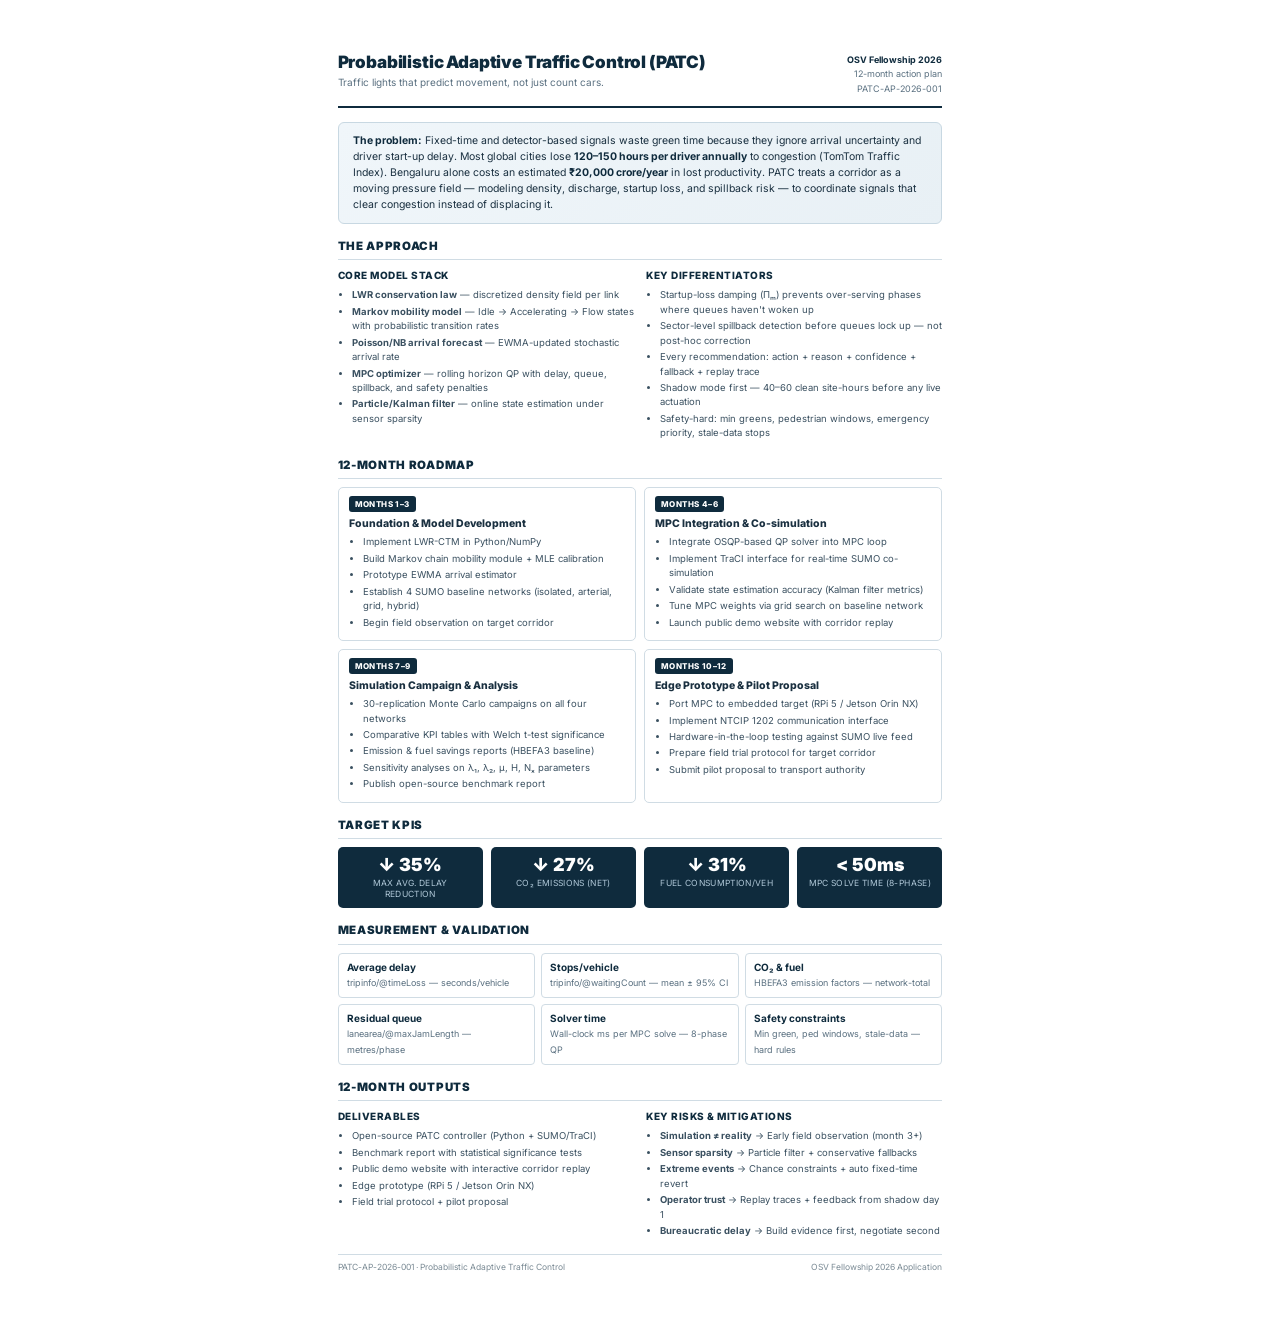
<file: action-plan.html>
<!doctype html>
<html lang="en">
<head>
  <meta charset="utf-8" />
  <meta name="viewport" content="width=device-width, initial-scale=1" />
  <title>PATC — 1-Page Action Plan</title>
  <link href="https://fonts.googleapis.com/css2?family=Inter:wght@400;600;800;900&display=swap" rel="stylesheet" />
  <style>
    @page { size: letter; margin: 0.55in 0.6in; }
    * { box-sizing: border-box; margin: 0; padding: 0; }
    html { font-family: Inter, system-ui, sans-serif; font-size: 10.5px; color: #1a1a1a; line-height: 1.52; }
    body { max-width: 7.5in; margin: 0 auto; padding: 0.55in 0.6in; }

    /* ── Header ── */
    .doc-header { display: flex; justify-content: space-between; align-items: flex-start; border-bottom: 2.5px solid #0f2b3d; padding-bottom: 10px; margin-bottom: 14px; }
    .doc-title h1 { font-size: 17px; font-weight: 900; color: #0f2b3d; letter-spacing: -0.01em; line-height: 1.15; }
    .doc-title p { font-size: 10px; color: #5a7080; margin-top: 3px; }
    .doc-meta { text-align: right; font-size: 9px; color: #5a7080; line-height: 1.6; }
    .doc-meta strong { color: #0f2b3d; }

    /* ── Hook ── */
    .hook { background: linear-gradient(135deg, #f0f6fa, #e8f0f5); border: 1px solid #c8d8e2; border-radius: 6px; padding: 10px 14px; margin-bottom: 14px; }
    .hook p { font-size: 10.5px; color: #1a3040; }
    .hook strong { color: #0f2b3d; }

    /* ── Section titles ── */
    h2 { font-size: 11.5px; font-weight: 900; color: #0f2b3d; text-transform: uppercase; letter-spacing: 0.06em; border-bottom: 1.5px solid #d0dce4; padding-bottom: 4px; margin-bottom: 8px; margin-top: 14px; }
    h2:first-of-type { margin-top: 0; }

    /* ── Problem stats ── */
    .stat-row { display: grid; grid-template-columns: repeat(4, 1fr); gap: 8px; margin-bottom: 14px; }
    .stat-card { background: #0f2b3d; color: #fff; border-radius: 5px; padding: 8px 10px; text-align: center; }
    .stat-card .num { font-size: 18px; font-weight: 900; display: block; line-height: 1.1; }
    .stat-card .label { font-size: 8.5px; color: #b0c8d8; display: block; margin-top: 3px; line-height: 1.3; text-transform: uppercase; letter-spacing: 0.04em; }

    /* ── Timeline ── */
    .timeline { display: grid; grid-template-columns: 1fr 1fr; gap: 8px; margin-bottom: 14px; }
    .phase { border: 1px solid #d0dce4; border-radius: 5px; padding: 8px 10px; }
    .phase .tag { display: inline-block; background: #0f2b3d; color: #fff; font-size: 8px; font-weight: 800; padding: 2px 6px; border-radius: 3px; text-transform: uppercase; letter-spacing: 0.05em; margin-bottom: 4px; }
    .phase h3 { font-size: 10.5px; font-weight: 800; color: #1a3040; margin-bottom: 3px; }
    .phase ul { padding-left: 14px; font-size: 9.5px; color: #3a5060; }
    .phase li { margin-bottom: 2px; }

    /* ── Metrics ── */
    .metric-grid { display: grid; grid-template-columns: repeat(3, 1fr); gap: 6px; margin-bottom: 14px; }
    .metric { border: 1px solid #d0dce4; border-radius: 4px; padding: 6px 8px; }
    .metric strong { display: block; font-size: 10px; color: #0f2b3d; }
    .metric span { font-size: 9px; color: #5a7080; }

    /* ── Outputs & Approach ── */
    .two-col { display: grid; grid-template-columns: 1fr 1fr; gap: 12px; margin-bottom: 14px; }
    .col h3 { font-size: 10px; font-weight: 800; color: #0f2b3d; text-transform: uppercase; letter-spacing: 0.05em; margin-bottom: 5px; }
    .col ul { padding-left: 14px; font-size: 9.5px; color: #3a5060; }
    .col li { margin-bottom: 2px; }
    .col p { font-size: 9.5px; color: #3a5060; }

    /* ── Footer ── */
    .doc-footer { border-top: 1px solid #d0dce4; padding-top: 6px; margin-top: 14px; font-size: 8.5px; color: #7a8a94; display: flex; justify-content: space-between; }

    @media print {
      body { padding: 0; }
      .stat-card { -webkit-print-color-adjust: exact; print-color-adjust: exact; }
      .phase .tag { -webkit-print-color-adjust: exact; print-color-adjust: exact; }
    }
  </style>
</head>
<body>

  <div class="doc-header">
    <div class="doc-title">
      <h1>Probabilistic Adaptive Traffic Control (PATC)</h1>
      <p>Traffic lights that predict movement, not just count cars.</p>
    </div>
    <div class="doc-meta">
      <strong>OSV Fellowship 2026</strong><br />
      12-month action plan<br />
      PATC-AP-2026-001
    </div>
  </div>

  <div class="hook">
    <p>
      <strong>The problem:</strong> Fixed-time and detector-based signals waste green time because they ignore arrival uncertainty and driver start-up delay.
      Most global cities lose <strong>120–150 hours per driver annually</strong> to congestion (TomTom Traffic Index). Bengaluru alone costs an estimated
      <strong>₹20,000 crore/year</strong> in lost productivity. PATC treats a corridor as a moving pressure field — modeling density, discharge, startup loss,
      and spillback risk — to coordinate signals that clear congestion instead of displacing it.
    </p>
  </div>

  <h2>The Approach</h2>
  <div class="two-col">
    <div class="col">
      <h3>Core Model Stack</h3>
      <ul>
        <li><strong>LWR conservation law</strong> — discretized density field per link</li>
        <li><strong>Markov mobility model</strong> — Idle → Accelerating → Flow states with probabilistic transition rates</li>
        <li><strong>Poisson/NB arrival forecast</strong> — EWMA-updated stochastic arrival rate</li>
        <li><strong>MPC optimizer</strong> — rolling horizon QP with delay, queue, spillback, and safety penalties</li>
        <li><strong>Particle/Kalman filter</strong> — online state estimation under sensor sparsity</li>
      </ul>
    </div>
    <div class="col">
      <h3>Key Differentiators</h3>
      <ul>
        <li>Startup-loss damping (Πₘ) prevents over-serving phases where queues haven't woken up</li>
        <li>Sector-level spillback detection before queues lock up — not post-hoc correction</li>
        <li>Every recommendation: action + reason + confidence + fallback + replay trace</li>
        <li>Shadow mode first — 40–60 clean site-hours before any live actuation</li>
        <li>Safety-hard: min greens, pedestrian windows, emergency priority, stale-data stops</li>
      </ul>
    </div>
  </div>

  <h2>12-Month Roadmap</h2>
  <div class="timeline">
    <div class="phase">
      <span class="tag">Months 1–3</span>
      <h3>Foundation & Model Development</h3>
      <ul>
        <li>Implement LWR-CTM in Python/NumPy</li>
        <li>Build Markov chain mobility module + MLE calibration</li>
        <li>Prototype EWMA arrival estimator</li>
        <li>Establish 4 SUMO baseline networks (isolated, arterial, grid, hybrid)</li>
        <li>Begin field observation on target corridor</li>
      </ul>
    </div>
    <div class="phase">
      <span class="tag">Months 4–6</span>
      <h3>MPC Integration & Co-simulation</h3>
      <ul>
        <li>Integrate OSQP-based QP solver into MPC loop</li>
        <li>Implement TraCI interface for real-time SUMO co-simulation</li>
        <li>Validate state estimation accuracy (Kalman filter metrics)</li>
        <li>Tune MPC weights via grid search on baseline network</li>
        <li>Launch public demo website with corridor replay</li>
      </ul>
    </div>
    <div class="phase">
      <span class="tag">Months 7–9</span>
      <h3>Simulation Campaign & Analysis</h3>
      <ul>
        <li>30-replication Monte Carlo campaigns on all four networks</li>
        <li>Comparative KPI tables with Welch t-test significance</li>
        <li>Emission & fuel savings reports (HBEFA3 baseline)</li>
        <li>Sensitivity analyses on λ₁, λ₂, μ, H, Nₓ parameters</li>
        <li>Publish open-source benchmark report</li>
      </ul>
    </div>
    <div class="phase">
      <span class="tag">Months 10–12</span>
      <h3>Edge Prototype & Pilot Proposal</h3>
      <ul>
        <li>Port MPC to embedded target (RPi 5 / Jetson Orin NX)</li>
        <li>Implement NTCIP 1202 communication interface</li>
        <li>Hardware-in-the-loop testing against SUMO live feed</li>
        <li>Prepare field trial protocol for target corridor</li>
        <li>Submit pilot proposal to transport authority</li>
      </ul>
    </div>
  </div>

  <h2>Target KPIs</h2>
  <div class="stat-row">
    <div class="stat-card">
      <span class="num">↓ 35%</span>
      <span class="label">Max avg. delay reduction</span>
    </div>
    <div class="stat-card">
      <span class="num">↓ 27%</span>
      <span class="label">CO₂ emissions (net)</span>
    </div>
    <div class="stat-card">
      <span class="num">↓ 31%</span>
      <span class="label">Fuel consumption/veh</span>
    </div>
    <div class="stat-card">
      <span class="num">< 50ms</span>
      <span class="label">MPC solve time (8-phase)</span>
    </div>
  </div>

  <h2>Measurement & Validation</h2>
  <div class="metric-grid">
    <div class="metric"><strong>Average delay</strong><span>tripinfo/@timeLoss — seconds/vehicle</span></div>
    <div class="metric"><strong>Stops/vehicle</strong><span>tripinfo/@waitingCount — mean ± 95% CI</span></div>
    <div class="metric"><strong>CO₂ & fuel</strong><span>HBEFA3 emission factors — network-total</span></div>
    <div class="metric"><strong>Residual queue</strong><span>lanearea/@maxJamLength — metres/phase</span></div>
    <div class="metric"><strong>Solver time</strong><span>Wall-clock ms per MPC solve — 8-phase QP</span></div>
    <div class="metric"><strong>Safety constraints</strong><span>Min green, ped windows, stale-data — hard rules</span></div>
  </div>

  <h2>12-Month Outputs</h2>
  <div class="two-col">
    <div class="col">
      <h3>Deliverables</h3>
      <ul>
        <li>Open-source PATC controller (Python + SUMO/TraCI)</li>
        <li>Benchmark report with statistical significance tests</li>
        <li>Public demo website with interactive corridor replay</li>
        <li>Edge prototype (RPi 5 / Jetson Orin NX)</li>
        <li>Field trial protocol + pilot proposal</li>
      </ul>
    </div>
    <div class="col">
      <h3>Key Risks & Mitigations</h3>
      <ul>
        <li><strong>Simulation ≠ reality</strong> → Early field observation (month 3+)</li>
        <li><strong>Sensor sparsity</strong> → Particle filter + conservative fallbacks</li>
        <li><strong>Extreme events</strong> → Chance constraints + auto fixed-time revert</li>
        <li><strong>Operator trust</strong> → Replay traces + feedback from shadow day 1</li>
        <li><strong>Bureaucratic delay</strong> → Build evidence first, negotiate second</li>
      </ul>
    </div>
  </div>

  <div class="doc-footer">
    <span>PATC-AP-2026-001 · Probabilistic Adaptive Traffic Control</span>
    <span>OSV Fellowship 2026 Application</span>
  </div>

</body>
</html>
</file>
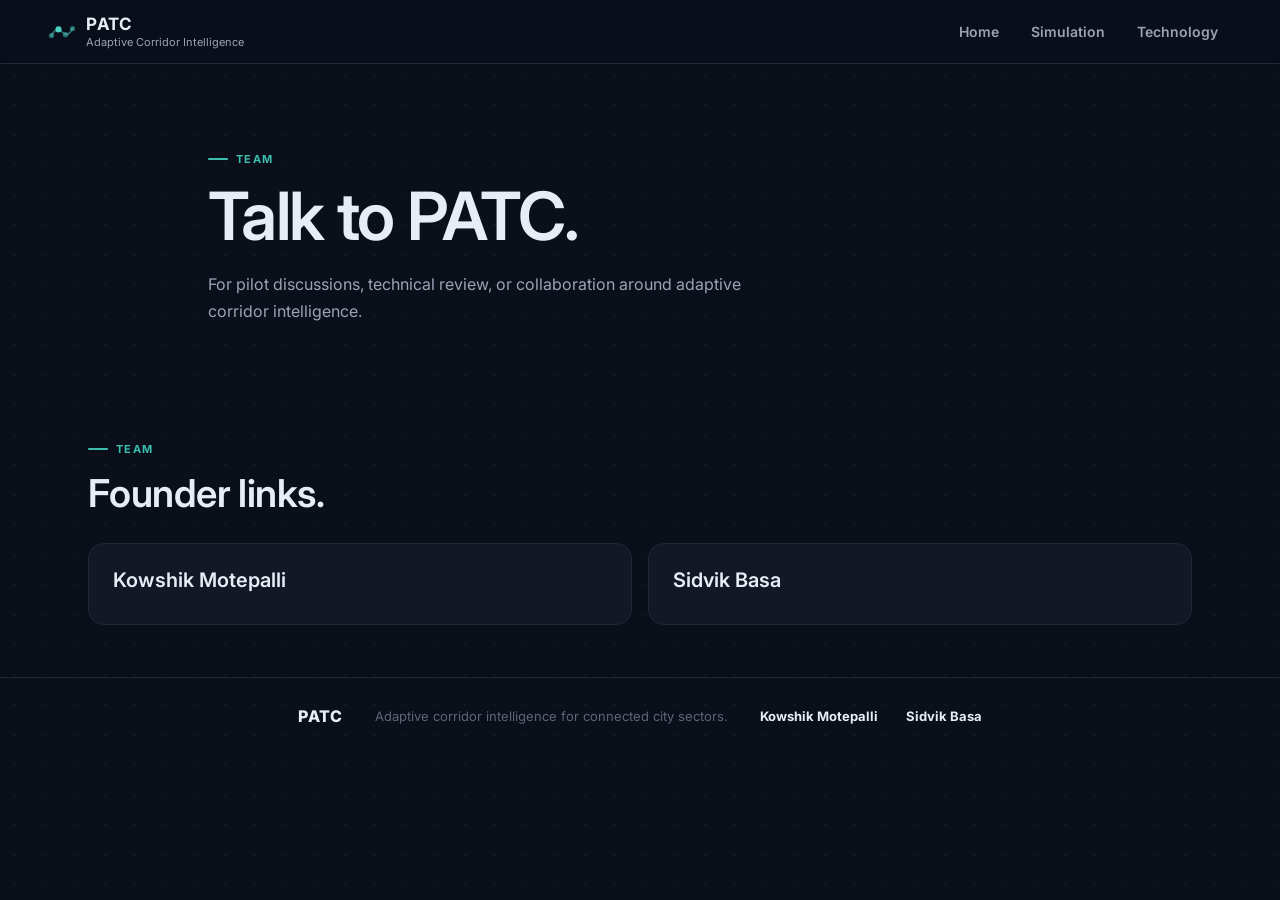
<file: contact.html>
<!doctype html>
<html lang="en">
  <head>
    <meta charset="utf-8" />
    <meta name="viewport" content="width=device-width, initial-scale=1" />
    <title>PATC Team</title>
    <meta
      name="description"
      content="PATC team links."
    />
    <link rel="icon" href="assets/logo.svg" type="image/svg+xml" />
    <link rel="stylesheet" href="assets/site.css" />
    <style>
      body { opacity: 1; transition: opacity 0.25s ease; }
      body.page-enter { opacity: 0; }
      body.page-exit  { opacity: 0; transition: opacity 0.2s ease; }
    </style>
  </head>
  <body>
    <div class="scroll-progress" aria-hidden="true"></div>

    <header class="site-header">
      <a class="brand" href="./" aria-label="PATC home">
        <img src="assets/logo.svg" alt="" />
        <span>
          <strong>PATC</strong>
          <small>Adaptive Corridor Intelligence</small>
        </span>
      </a>
      <nav aria-label="Primary navigation">
        <a href="./">Home</a>
        <a href="simulation/">Simulation</a>
        <a href="technology/">Technology</a>
      </nav>
    </header>

    <main>
      <section class="hero page-hero">
        <div class="hero-copy reveal">
          <p class="eyebrow">Team</p>
          <h1>Talk to PATC.</h1>
          <p class="hero-lede">
            For pilot discussions, technical review, or collaboration around
            adaptive corridor intelligence.
          </p>
        </div>
      </section>

      <section class="section">
        <div class="section-head reveal">
          <p class="eyebrow">Team</p>
          <h2>Founder links.</h2>
        </div>
        <div class="team-grid">
          <article class="reveal reveal-delay-1">
            <h3><a href="https://www.linkedin.com/in/kowshik-motepalli/" target="_blank" rel="noreferrer">Kowshik Motepalli</a></h3>
          </article>
          <article class="reveal reveal-delay-2">
            <h3><a href="https://www.linkedin.com/in/sidvikbasa/" target="_blank" rel="noreferrer">Sidvik Basa</a></h3>
          </article>
        </div>
      </section>
    </main>

    <footer class="team-footer">
      <div class="footer-inner">
        <span class="footer-brand">PATC</span>
        <p>Adaptive corridor intelligence for connected city sectors.</p>
        <div class="footer-team">
          <div class="footer-person">
            <a class="footer-name-link" href="https://www.linkedin.com/in/kowshik-motepalli/" target="_blank" rel="noreferrer">Kowshik Motepalli</a>
          </div>
          <div class="footer-person">
            <a class="footer-name-link" href="https://www.linkedin.com/in/sidvikbasa/" target="_blank" rel="noreferrer">Sidvik Basa</a>
          </div>
        </div>
      </div>
    </footer>
    <script src="assets/animations.js"></script>
  </body>
</html>
</file>
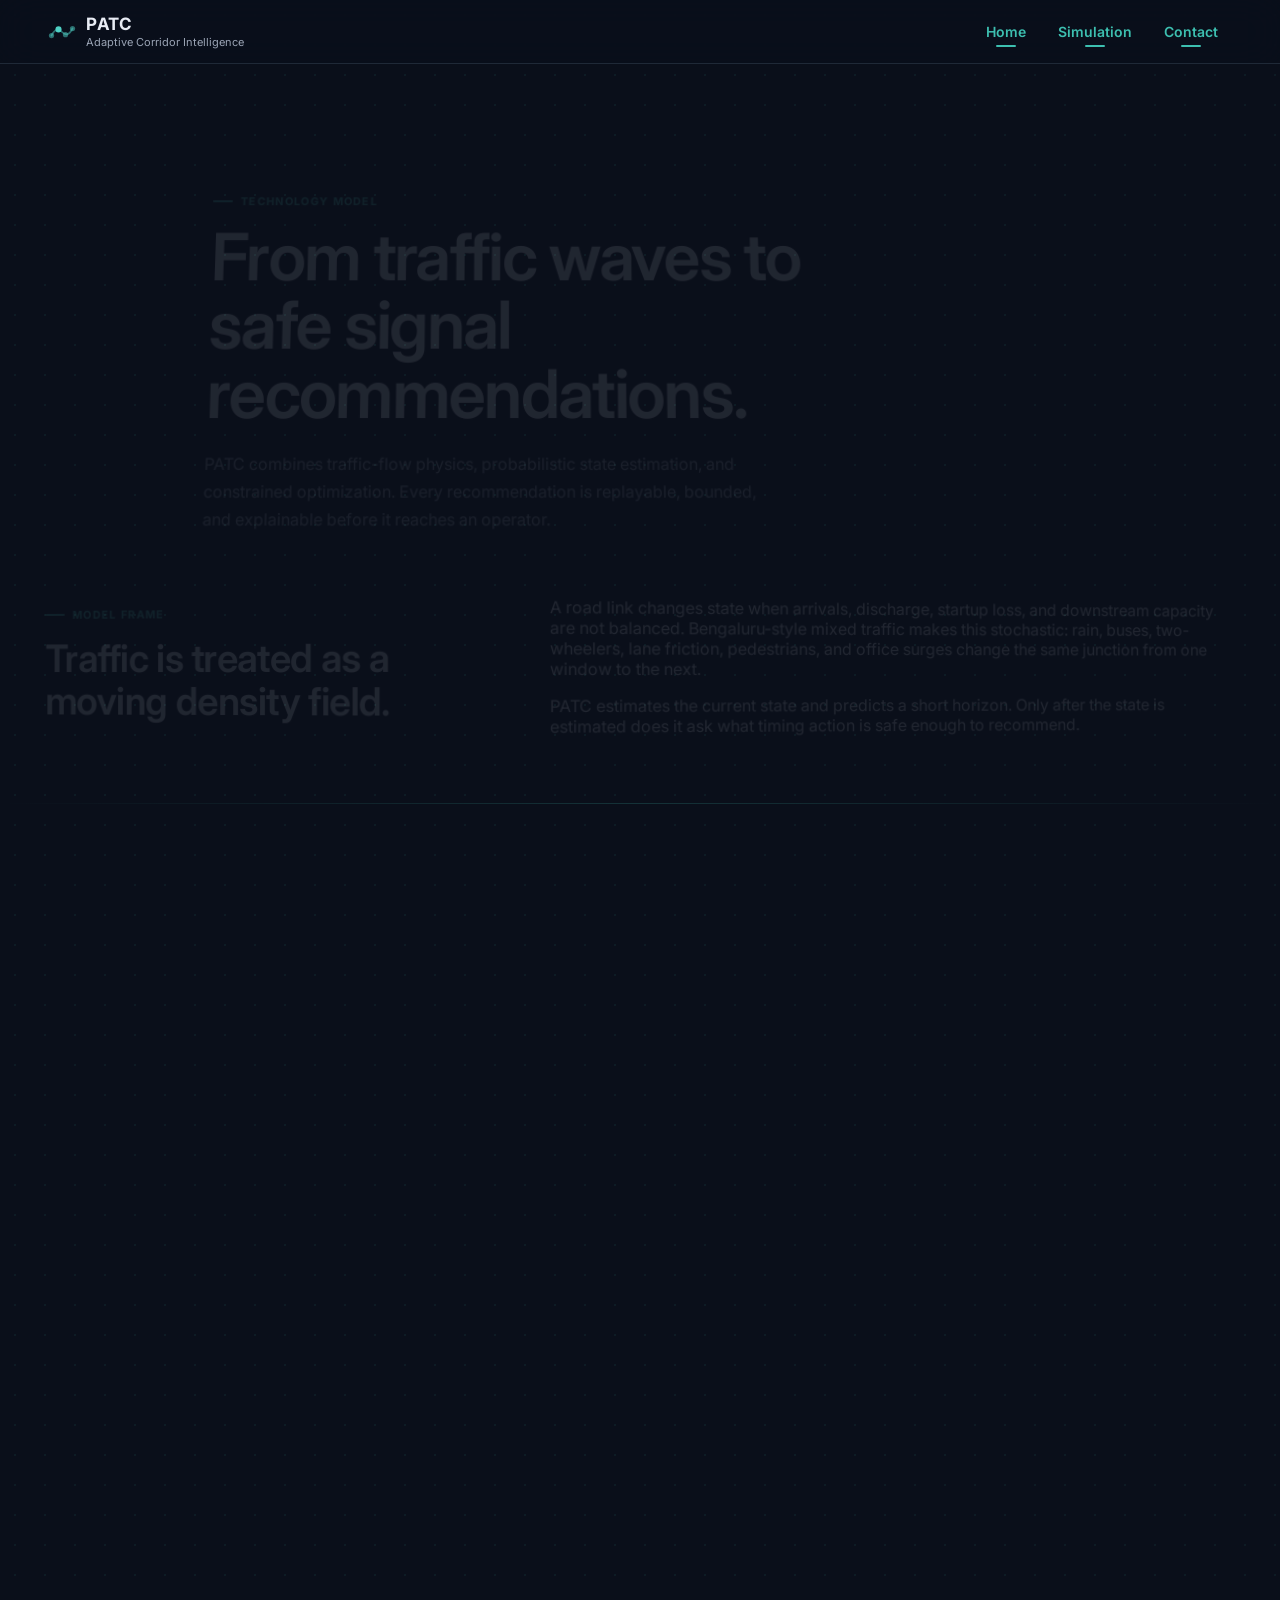
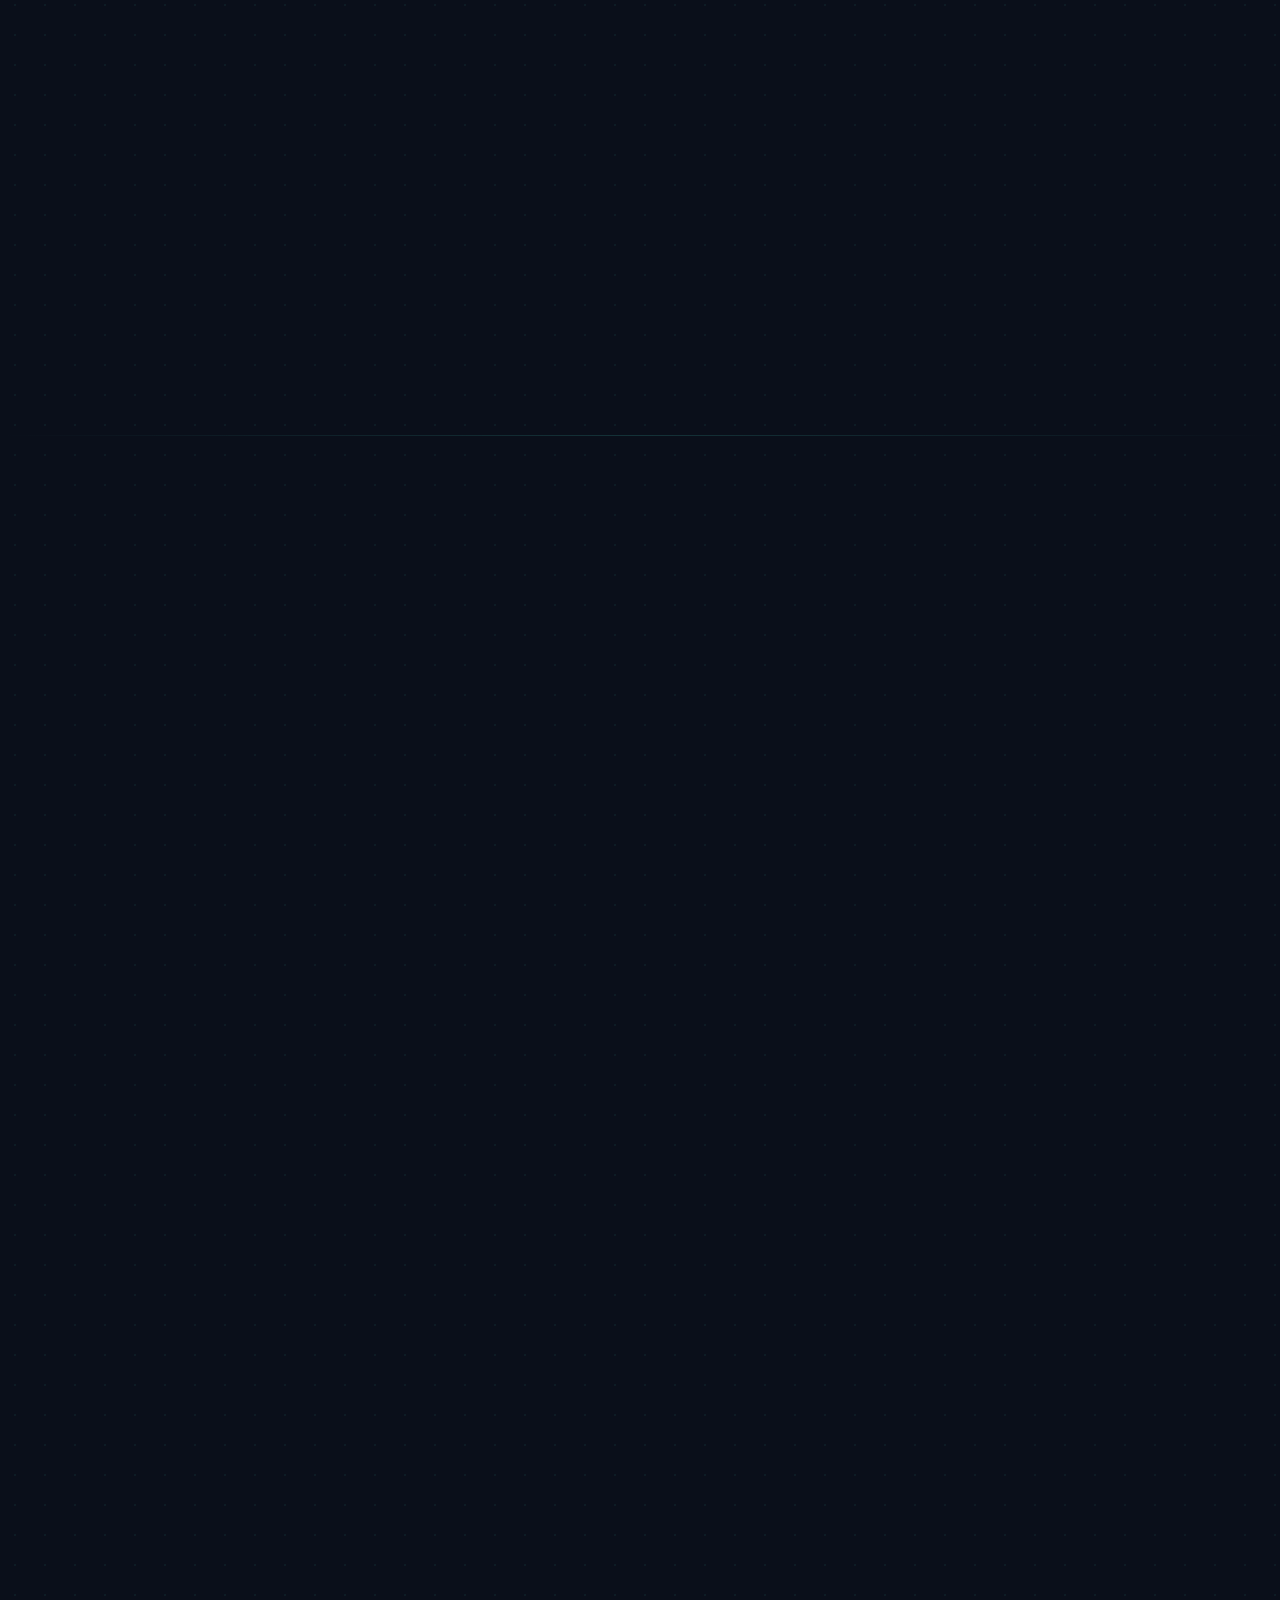
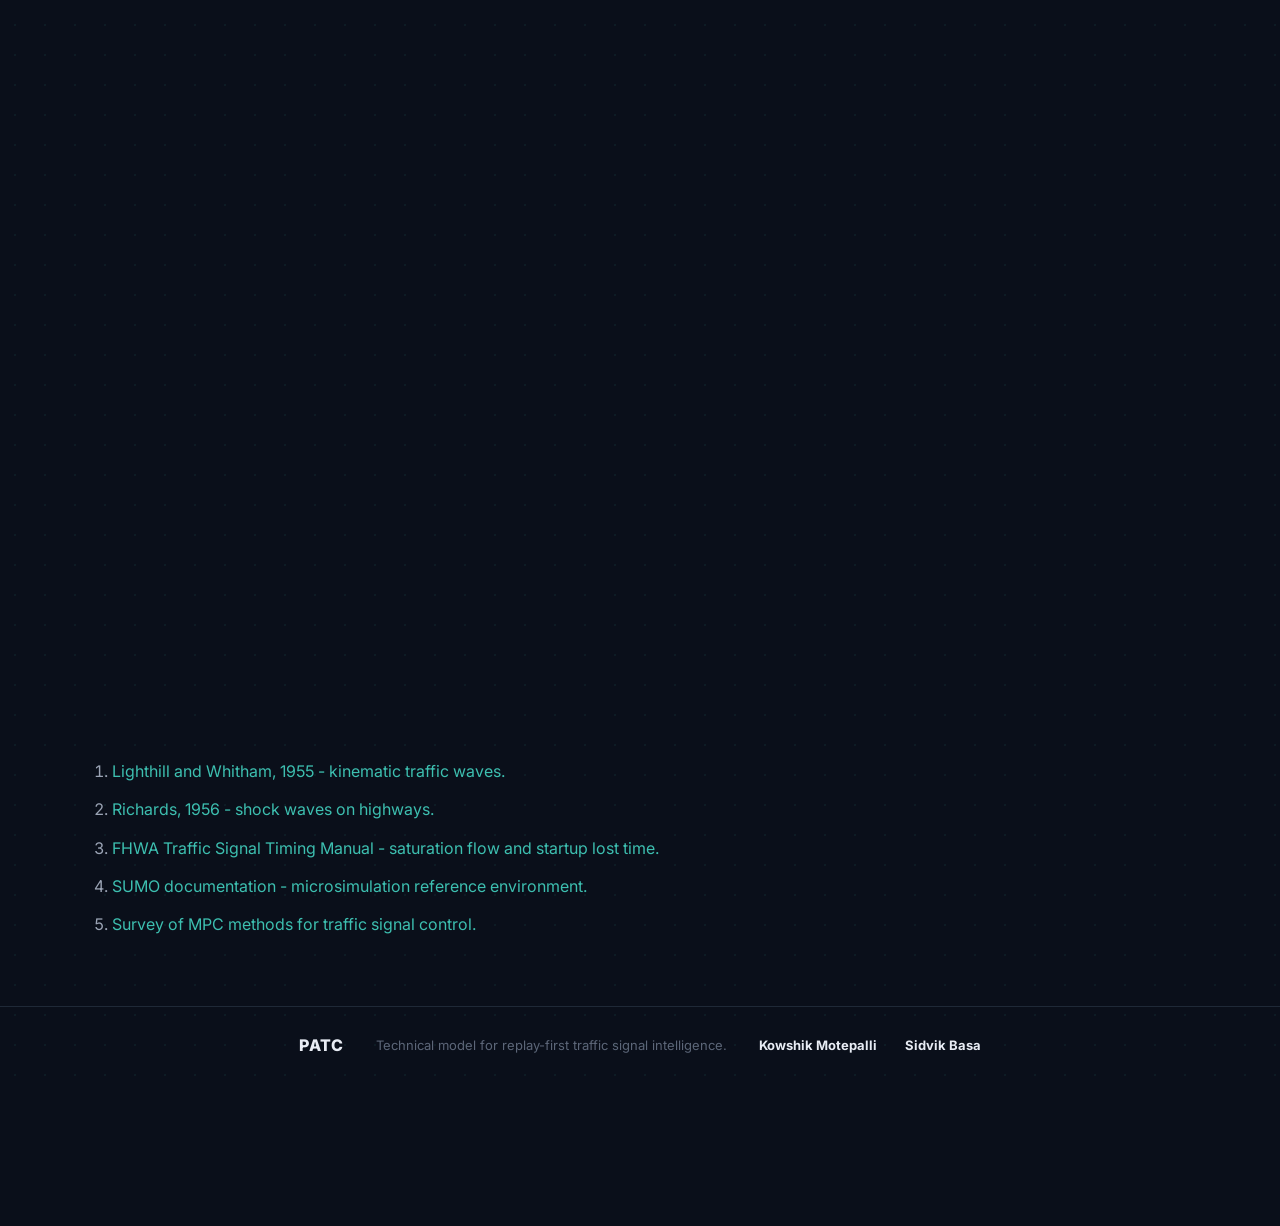
<file: math.html>
<!doctype html>
<html lang="en">
  <head>
    <meta charset="utf-8" />
    <meta http-equiv="refresh" content="0; url=technology/" />
    <meta name="viewport" content="width=device-width, initial-scale=1" />
    <title>PATC | Technology</title>
    <link rel="canonical" href="technology/" />
  </head>
  <body>
    <p><a href="technology/">Open PATC technology</a></p>
  </body>
</html>
</file>
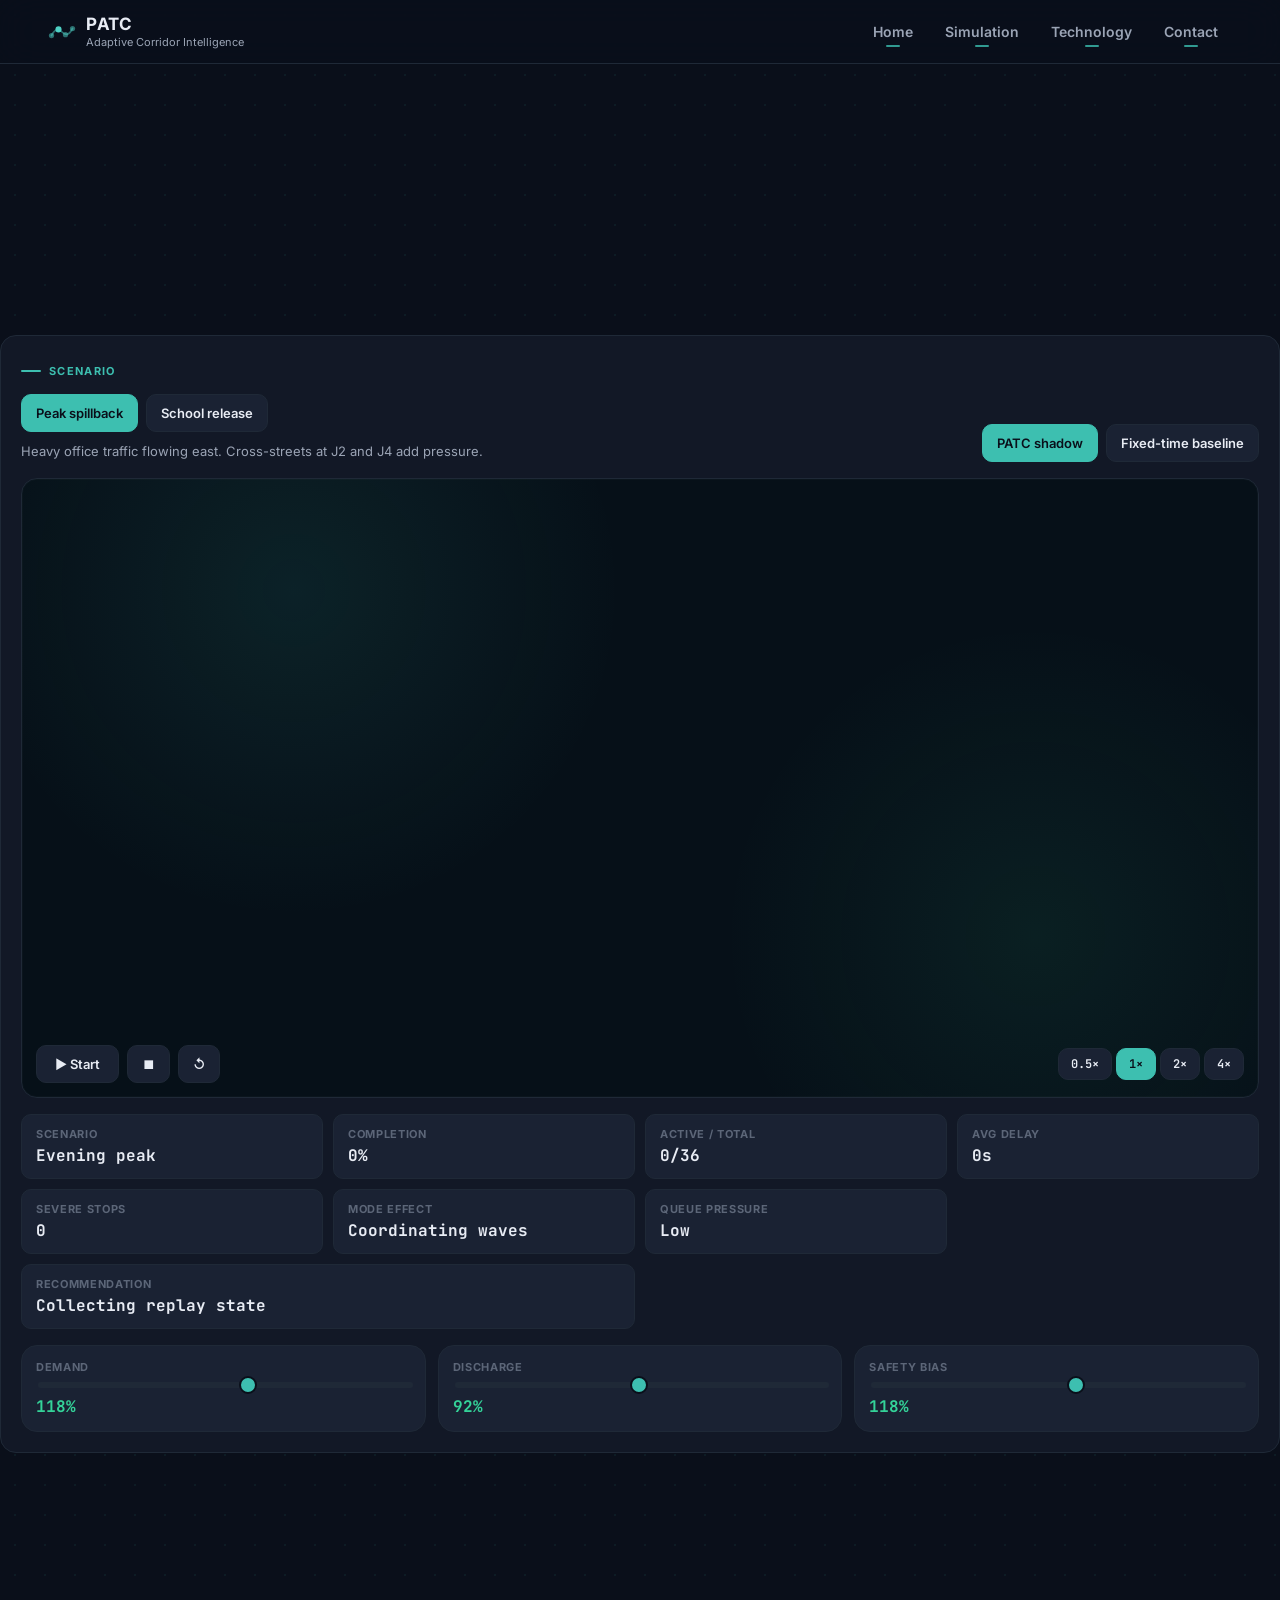
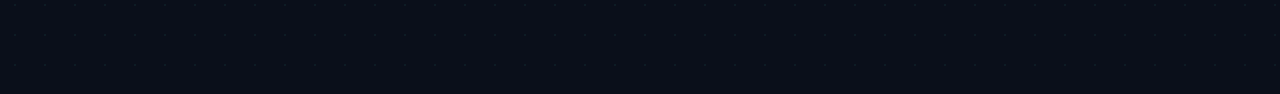
<file: simulation.html>
<!doctype html>
<html lang="en">
<head>
  <meta charset="utf-8" />
  <meta http-equiv="refresh" content="0; url=simulation/" />
  <link rel="canonical" href="simulation/" />
  <title>Redirecting...</title>
</head>
<body>
  <p>Redirecting to <a href="simulation/">simulation</a>...</p>
</body>
</html>
</file>
<file: assets/site.css>
/* ═══════════════════════════════════════════════════════════════
   PATC — Design System v3 · Refined token set + corridor theme
   ═══════════════════════════════════════════════════════════════ */

@import url('https://fonts.googleapis.com/css2?family=Inter:wght@300;400;500;600;700;800;900&family=JetBrains+Mono:wght@400;500;700&display=swap');

:root {
  color-scheme: dark;

  /* ── Surface palette ──────────────────────────────────────────── */
  --bg-base:       #0A0F1A;
  --bg-base-rgb:   10, 15, 26;
  --bg-elevated:   #121826;
  --bg-overlay:    #1A2233;

  /* ── Text palette ─────────────────────────────────────────────── */
  --text-primary:   #E8ECF4;
  --text-secondary: #9BA4B5;
  --text-muted:     #5C6678;

  /* ── Accent ───────────────────────────────────────────────────── */
  --accent:        #3DBFB0;
  --accent-rgb:    61, 191, 176;
  --accent-hover:  #2EADA0;
  --accent-faint:  rgba(61, 191, 176, 0.08);

  /* ── Signal semantics (traffic-domain only) ───────────────────── */
  --signal-green:     #34D399;
  --signal-green-rgb: 52, 211, 153;
  --signal-amber:     #F59E0B;
  --signal-amber-rgb: 245, 158, 11;
  --signal-red:       #F87171;
  --signal-red-rgb:   248, 113, 113;

  /* ── Borders ──────────────────────────────────────────────────── */
  --border-subtle: #1F2937;
  --border-strong: #374151;

  /* ── Shapes ───────────────────────────────────────────────────── */
  --radius:    10px;
  --radius-lg: 16px;
  --radius-xl: 24px;

  /* ── Type scale: 64 / 40 / 28 / 20 / 16 / 14 / 12 ──────────── */
  font-family: 'Inter', ui-sans-serif, system-ui, -apple-system, BlinkMacSystemFont, 'Segoe UI', sans-serif;
}

/* ── Reset ─────────────────────────────────────────────────────── */
*, *::before, *::after { box-sizing: border-box; }
html { scroll-behavior: smooth; }
body {
  background: var(--bg-base);
  /* Subtle dot grid — visible on all pages */
  background-image: radial-gradient(circle, rgba(61, 191, 176, 0.07) 1px, transparent 1px);
  background-size: 30px 30px;
  color: var(--text-primary);
  margin: 0;
  overflow-x: hidden;
  -webkit-font-smoothing: antialiased;
}
a { color: inherit; text-decoration: none; }
button, input { font: inherit; }
img { max-width: 100%; }

/* ── Scroll-reveal primitives — 3-D spring entrance ──────────── */
/* Spring easing: cubic-bezier(0.34, 1.56, 0.64, 1) overshoots ~8% then settles */
.reveal {
  opacity: 0;
  transform: perspective(900px) translateY(44px) rotateX(6deg);
  transition: opacity 0.75s cubic-bezier(0.34, 1.56, 0.64, 1),
              transform 0.75s cubic-bezier(0.34, 1.56, 0.64, 1);
  transition-delay: var(--reveal-delay, 0s);
  transform-style: preserve-3d;
  will-change: transform, opacity;
}
.reveal.visible {
  opacity: 1;
  transform: perspective(900px) translateY(0) rotateX(0deg);
}
.reveal-delay-1 { --reveal-delay: 60ms; }
.reveal-delay-2 { --reveal-delay: 120ms; }
.reveal-delay-3 { --reveal-delay: 180ms; }
.reveal-delay-4 { --reveal-delay: 240ms; }
.reveal-delay-5 { --reveal-delay: 300ms; }

.reveal-left {
  opacity: 0;
  transform: perspective(900px) translateX(-52px) rotateY(-5deg);
  transition: opacity 0.75s cubic-bezier(0.34, 1.56, 0.64, 1),
              transform 0.75s cubic-bezier(0.34, 1.56, 0.64, 1);
  transform-style: preserve-3d;
  will-change: transform, opacity;
}
.reveal-left.visible {
  opacity: 1;
  transform: perspective(900px) translateX(0) rotateY(0deg);
}

.reveal-right {
  opacity: 0;
  transform: perspective(900px) translateX(52px) rotateY(5deg);
  transition: opacity 0.75s cubic-bezier(0.34, 1.56, 0.64, 1),
              transform 0.75s cubic-bezier(0.34, 1.56, 0.64, 1);
  transform-style: preserve-3d;
  will-change: transform, opacity;
}
.reveal-right.visible {
  opacity: 1;
  transform: perspective(900px) translateX(0) rotateY(0deg);
}

.reveal-scale {
  opacity: 0;
  transform: perspective(900px) scale(0.88) translateY(22px);
  transition: opacity 0.80s cubic-bezier(0.34, 1.56, 0.64, 1),
              transform 0.80s cubic-bezier(0.34, 1.56, 0.64, 1);
  transform-style: preserve-3d;
  will-change: transform, opacity;
}
.reveal-scale.visible {
  opacity: 1;
  transform: perspective(900px) scale(1) translateY(0);
}

/* ── Scroll progress bar ──────────────────────────────────────── */
.scroll-progress {
  background: var(--accent);
  height: 2px;
  left: 0;
  position: fixed;
  top: 0;
  transform-origin: left;
  transform: scaleX(0);
  width: 100%;
  z-index: 200;
  pointer-events: none;
}

/* ── Sticky header ────────────────────────────────────────────── */
.site-header {
  align-items: center;
  background: rgba(var(--bg-base-rgb), 0.78);
  backdrop-filter: blur(20px) saturate(1.3);
  -webkit-backdrop-filter: blur(20px) saturate(1.3);
  border-bottom: 1px solid var(--border-subtle);
  display: flex;
  gap: 24px;
  justify-content: space-between;
  min-height: 64px;
  padding: 10px 48px;
  position: sticky;
  top: 0;
  z-index: 100;
  transition: background 0.35s ease, border-color 0.35s ease;
}
.site-header.scrolled {
  background: rgba(var(--bg-base-rgb), 0.94);
  border-bottom-color: var(--border-strong);
}

/* Brand */
.brand {
  align-items: center;
  display: flex;
  gap: 10px;
  min-width: 0;
  transition: transform 0.25s ease;
}
.brand:hover { transform: scale(1.02); }
.brand img { height: 28px; width: 28px; }
.brand span { display: grid; gap: 1px; }
.brand strong { font-size: 17px; font-weight: 700; letter-spacing: 0.04em; }
.brand small { color: var(--text-secondary); font-size: 11px; }

/* Nav */
nav { display: flex; gap: 4px; }
nav a {
  color: var(--text-secondary);
  font-size: 14px;
  font-weight: 600;
  padding: 7px 14px;
  position: relative;
  transition: color 0.2s ease;
}
nav a:hover,
nav a.active {
  color: var(--accent);
}
nav a::after {
  background: var(--accent);
  border-radius: 1px;
  bottom: 0;
  content: '';
  height: 2px;
  left: 50%;
  opacity: 0;
  position: absolute;
  transform: translateX(-50%) scaleX(0);
  transition: opacity 0.2s ease, transform 0.25s ease;
  width: 20px;
}
nav a:hover::after,
nav a.active::after {
  opacity: 1;
  transform: translateX(-50%) scaleX(1);
}

/* ── Main ─────────────────────────────────────────────────────── */
main { overflow: hidden; position: relative; }

/* ── Eyebrow ──────────────────────────────────────────────────── */
.eyebrow {
  align-items: center;
  color: var(--accent);
  display: inline-flex;
  font-size: 11px;
  font-weight: 700;
  gap: 8px;
  letter-spacing: 0.12em;
  margin: 0 0 16px;
  text-transform: uppercase;
}
.eyebrow::before {
  background: var(--accent);
  border-radius: 3px;
  content: '';
  display: inline-block;
  height: 2px;
  width: 20px;
}

/* ── Headings (type scale: 64 / 40 / 28 / 20) ────────────────── */
h1, h2, h3, p { margin-top: 0; }
h1 {
  color: var(--text-primary);
  font-size: clamp(42px, 5.2vw, 72px);
  font-weight: 600;
  letter-spacing: -0.025em;
  line-height: 1.04;
  margin-bottom: 20px;
}
h2 {
  color: var(--text-primary);
  font-size: clamp(24px, 3vw, 40px);
  font-weight: 600;
  letter-spacing: -0.015em;
  line-height: 1.12;
  margin-bottom: 12px;
}
h3 {
  font-size: 20px;
  font-weight: 600;
  margin-bottom: 8px;
}

/* ── Hero ──────────────────────────────────────────────────────── */
.hero {
  margin: 0 auto;
  max-width: 1200px;
  padding: 80px 48px 64px;
  position: relative;
}
.page-hero {
  max-width: 960px;
  padding-bottom: 40px;
}
.hero-copy {
  max-width: 640px;
}
.hero-lede {
  color: var(--text-secondary);
  font-size: 16px;
  line-height: 1.7;
  max-width: 560px;
}

/* Hero actions */
.hero-actions {
  display: flex;
  flex-wrap: wrap;
  gap: 12px;
  margin-top: 28px;
}

/* ── Buttons ──────────────────────────────────────────────────── */
.primary-action,
.secondary-action,
.profile-link {
  border: 1px solid transparent;
  border-radius: var(--radius);
  display: inline-flex;
  align-items: center;
  font-size: 14px;
  font-weight: 600;
  gap: 6px;
  padding: 12px 22px;
  transition: all 0.25s cubic-bezier(.22,1,.36,1);
}
.primary-action {
  background: var(--accent);
  border-color: var(--accent);
  color: var(--bg-base);
}
.primary-action:hover {
  background: var(--accent-hover);
  border-color: var(--accent-hover);
  transform: translateY(-2px);
  box-shadow: 0 6px 20px rgba(var(--accent-rgb), 0.25);
}
.secondary-action,
.profile-link {
  background: transparent;
  border-color: var(--border-strong);
  color: var(--text-primary);
}
.secondary-action:hover,
.profile-link:hover {
  background: var(--accent-faint);
  border-color: rgba(var(--accent-rgb), 0.3);
  transform: translateY(-1px);
}

/* ── Credibility strip ────────────────────────────────────────── */
.cred-strip {
  align-items: center;
  border-top: 1px solid var(--border-subtle);
  color: var(--text-muted);
  display: flex;
  flex-wrap: wrap;
  font-size: 13px;
  font-weight: 500;
  gap: 6px 18px;
  margin-top: 40px;
  padding-top: 20px;
}
.cred-strip span {
  background: rgba(var(--accent-rgb), 0.08);
  border: 1px solid var(--border-subtle);
  border-radius: 999px;
  padding: 5px 14px;
  font-size: 12px;
}

/* ── Section container ────────────────────────────────────────── */
.section {
  margin: 0 auto;
  max-width: 1200px;
  padding: 52px 48px;
  position: relative;
}
.section-inner { max-width: 720px; }
.split-section {
  display: grid;
  gap: 48px;
  grid-template-columns: minmax(240px, 0.55fr) minmax(0, 1fr);
}
.section-head { max-width: 720px; }
.section-lede {
  color: var(--text-secondary);
  font-size: 16px;
  line-height: 1.7;
  max-width: 640px;
}

/* ── Card grids ───────────────────────────────────────────────── */
.process-grid,
.benefit-grid,
.page-links,
.team-grid {
  display: grid;
  gap: 16px;
}
.process-grid { grid-template-columns: repeat(4, minmax(0, 1fr)); margin-top: 28px; }
.benefit-grid { grid-template-columns: repeat(3, minmax(0, 1fr)); margin-top: 28px; }
.page-links   { grid-template-columns: repeat(2, minmax(0, 1fr)); margin-top: 28px; }
.team-grid    { grid-template-columns: repeat(2, minmax(0, 1fr)); margin-top: 28px; }

.process-grid article,
.benefit-grid article,
.page-links a,
.team-grid article {
  background: var(--bg-elevated);
  border: 1px solid var(--border-subtle);
  border-radius: var(--radius-lg);
  padding: 24px;
  transition: border-color 0.25s ease, transform 0.25s ease;
}
.process-grid article:hover,
.benefit-grid article:hover,
.page-links a:hover,
.team-grid article:hover {
  border-color: rgba(var(--accent-rgb), 0.3);
  transform: translateY(-3px);
}

/* Step number */
.process-grid article span {
  color: var(--accent);
  display: block;
  font-family: 'JetBrains Mono', monospace;
  font-size: 12px;
  font-weight: 700;
  letter-spacing: 0.08em;
  margin-bottom: 10px;
  text-transform: uppercase;
}

/* Body copy in cards */
.process-grid p,
.benefit-grid p,
.page-links strong,
.team-grid p {
  color: var(--text-secondary);
  font-size: 14px;
  line-height: 1.65;
}
.benefit-grid strong,
.page-links span {
  display: block;
  font-size: 20px;
  font-weight: 600;
  line-height: 1.3;
  margin-bottom: 6px;
}
.page-links span {
  color: var(--accent);
  font-size: 12px;
  font-weight: 700;
  letter-spacing: 0.06em;
  text-transform: uppercase;
}

/* Profile URL */
.profile-url {
  color: var(--text-muted);
  display: block;
  font-size: 12px;
  margin-top: 8px;
}

/* ── Safety panel ─────────────────────────────────────────────── */
.safety-panel {
  background: var(--bg-elevated);
  border: 1px solid var(--border-subtle);
  border-radius: var(--radius-lg);
  display: grid;
  gap: 24px;
  grid-template-columns: minmax(240px, 0.55fr) minmax(0, 1fr);
  padding: 48px;
}
.safety-grid { display: grid; gap: 12px; }
.safety-grid p {
  background: rgba(var(--signal-green-rgb), 0.04);
  border: 1px solid rgba(var(--signal-green-rgb), 0.12);
  border-radius: var(--radius);
  color: var(--text-secondary);
  font-size: 14px;
  line-height: 1.65;
  margin: 0;
  padding: 16px;
  transition: border-color 0.25s ease;
}
.safety-grid p:hover {
  border-color: rgba(var(--signal-green-rgb), 0.25);
}
.safety-grid strong { color: var(--signal-green); }

/* ── Section divider ──────────────────────────────────────────── */
.section-divider {
  background: linear-gradient(90deg, transparent, rgba(61, 191, 176, 0.2), transparent);
  border: none;
  height: 1px;
  margin: 0;
  width: 100%;
}

/* ── Impact stat cards ────────────────────────────────────────── */
.impact-grid {
  display: grid;
  gap: 16px;
  grid-template-columns: repeat(4, minmax(0, 1fr));
  margin-top: 28px;
}
.impact-grid article {
  background: var(--bg-elevated);
  border: 1px solid var(--border-subtle);
  border-radius: var(--radius-lg);
  padding: 22px;
  transition: border-color 0.25s ease, transform 0.25s ease;
}
.impact-grid article:hover {
  border-color: rgba(var(--accent-rgb), 0.3);
  transform: translateY(-3px);
}
.impact-grid strong {
  color: var(--text-primary);
  display: block;
  font-family: 'JetBrains Mono', monospace;
  font-size: 28px;
  font-weight: 700;
  line-height: 1;
  margin-bottom: 10px;
}
.impact-grid span {
  color: var(--text-secondary);
  display: block;
  font-size: 13px;
  line-height: 1.5;
}
.impact-grid a {
  color: var(--accent);
  display: inline-flex;
  font-size: 12px;
  font-weight: 600;
  margin-top: 12px;
  transition: color 0.2s ease;
}
.impact-grid a:hover { color: var(--accent-hover); }

/* ── Footer ───────────────────────────────────────────────────── */
footer {
  align-items: center;
  border-top: 1px solid var(--border-subtle);
  color: var(--text-secondary);
  display: flex;
  flex-wrap: wrap;
  font-size: 14px;
  gap: 16px;
  padding: 24px 48px;
}
footer span { color: var(--text-primary); font-weight: 800; }
footer p { margin: 0 auto 0 0; }
footer a {
  color: var(--accent);
  font-weight: 600;
  transition: color 0.2s ease;
}
footer a:hover { color: var(--accent-hover); }

/* Team footer (enhanced) */
.team-footer {
  border-top: 1px solid var(--border-subtle);
  padding: 0;
}
.footer-inner {
  align-items: center;
  display: flex;
  flex-wrap: wrap;
  gap: 16px 32px;
  margin: 0 auto;
  max-width: 1200px;
  padding: 28px 48px;
}
.footer-brand {
  color: var(--text-primary);
  font-size: 16px;
  font-weight: 800;
  letter-spacing: 0.04em;
}
.footer-inner > p {
  color: var(--text-muted);
  font-size: 13px;
  margin: 0 auto 0 0;
}
.footer-team {
  display: flex;
  gap: 28px;
}
.footer-person {
  display: flex;
  align-items: center;
  gap: 10px;
}
.footer-person strong {
  color: var(--text-secondary);
  font-size: 13px;
  font-weight: 600;
}
.footer-name-link {
  color: var(--text-primary);
  font-size: 13px;
  font-weight: 700;
  transition: color 0.2s ease;
}
.footer-name-link:hover {
  color: var(--accent);
}
.footer-links {
  display: flex;
  gap: 6px;
}
.footer-links a {
  background: var(--accent-faint);
  border: 1px solid var(--border-subtle);
  border-radius: 999px;
  color: var(--accent);
  font-size: 11px;
  font-weight: 600;
  padding: 4px 12px;
  transition: all 0.2s ease;
}
.footer-links a:hover {
  background: rgba(var(--accent-rgb), 0.15);
  border-color: rgba(var(--accent-rgb), 0.3);
}

/* ── Responsive ───────────────────────────────────────────────── */
@media (max-width: 1024px) {
  .site-header { padding: 10px 20px; }
  .hero, .section { padding-left: 20px; padding-right: 20px; }
  .hero { gap: 32px; grid-template-columns: 1fr; }
  .split-section, .safety-panel { grid-template-columns: 1fr; }
  .process-grid { grid-template-columns: repeat(2, 1fr); }
  footer { padding: 20px; }
  .footer-inner { padding: 20px; }
  .footer-team { flex-direction: column; gap: 12px; }
  .footer-person { flex-direction: column; align-items: flex-start; gap: 4px; }
}
@media (max-width: 640px) {
  .process-grid, .benefit-grid, .page-links, .impact-grid, .team-grid {
    grid-template-columns: 1fr;
  }
  h1 { font-size: 32px; }
  .section { padding-top: 80px; padding-bottom: 80px; }
}
</file>
<file: assets/home.css>
/* ═══════════════════════════════════════════════════════════════
   PATC — Home v7 · Cinematic dark opener + 3-D card scroll story
   ═══════════════════════════════════════════════════════════════ */

/* ── Entrance keyframes ───────────────────────────────────────── */
@keyframes storyEnterLeft {
  from { opacity: 0; transform: translateX(-80px) scale(0.97); }
  to   { opacity: 1; transform: translateX(0) scale(1); }
}
@keyframes storyEnterRight {
  from { opacity: 0; transform: translateX(100px) scale(0.97); }
  to   { opacity: 1; transform: translateX(0) scale(1); }
}
@keyframes twCursorBlink {
  0%, 100% { opacity: 1; }
  50%       { opacity: 0; }
}

/* Opening story */
.story-hero {
  background: radial-gradient(circle at 50% 30%, rgba(20, 30, 45, 0.8) 0%, var(--bg) 70%);
  overflow: clip;
  position: relative;
}
.story-hero::before {
  background: linear-gradient(180deg, rgba(3, 7, 11, 0), rgba(3, 7, 11, 0.92));
  content: '';
  inset: 0;
  pointer-events: none;
  position: absolute;
}
.story-sticky {
  align-items: start;
  display: grid;
  gap: 44px;
  grid-template-columns: minmax(360px, 0.86fr) minmax(520px, 1.14fr);
  height: auto;
  margin: 0 auto;
  max-width: 1520px;
  padding: 80px 56px 64px;
  position: relative;
  z-index: 1;
}
.story-copy {
  /* No slide-in — text types in character-by-character instead */
  max-width: 660px;
  opacity: 1;
  position: relative;
  z-index: 2;
}
.story-kicker {
  color: var(--accent);
  font-family: 'JetBrains Mono', monospace;
  font-size: 12px;
  font-weight: 800;
  letter-spacing: 0.22em;
  margin-bottom: 20px;
  text-transform: uppercase;
}
.story-copy h1 {
  font-size: clamp(32px, 4.2vw, 58px);
  letter-spacing: -0.02em;
  line-height: 1.06;
  margin-bottom: 20px;
  text-wrap: balance;
}
.story-copy p[data-home-story-copy] {
  color: var(--text-secondary);
  font-size: clamp(15px, 1.3vw, 20px);
  line-height: 1.65;
  max-width: 620px;
  overflow-wrap: break-word;
  word-break: break-word;
}
.story-copy h1,
.story-copy p[data-home-story-copy] {
  animation: storyTextIn 700ms cubic-bezier(.22,1,.36,1) both;
}

/* ── Typewriter cursor ────────────────────────────────────────── */
.tw-cursor {
  animation: twCursorBlink 0.65s step-end infinite;
  color: var(--accent);
  font-weight: 300;
  margin-left: 2px;
}

/* ── Canvas fullscreen button ─────────────────────────────────── */
.canvas-full-btn {
  align-items: center;
  background: rgba(6, 12, 20, 0.82);
  border: 1px solid rgba(232, 236, 244, 0.10);
  border-radius: 8px;
  top: 12px;
  bottom: auto;
  color: var(--text-secondary);
  display: flex;
  font-family: 'JetBrains Mono', monospace;
  font-size: 11px;
  font-weight: 700;
  gap: 5px;
  padding: 7px 12px;
  position: absolute;
  right: 14px;
  text-decoration: none;
  transition: background 0.2s, color 0.2s, border-color 0.2s;
  z-index: 4;
}
.canvas-full-btn:hover {
  background: rgba(var(--accent-rgb), 0.14);
  border-color: rgba(var(--accent-rgb), 0.34);
  color: var(--accent);
}

/* ── 3-D pop cards for sections below hero ────────────────────── */
.cards-container {
  display: flex;
  flex-direction: column;
  gap: 22px;
  margin: 0 auto;
  max-width: 1140px;
  padding: 24px 28px 56px;
}
.pop-card {
  background: var(--bg-elevated);
  border: 1px solid var(--border-subtle);
  border-radius: 22px;
  box-shadow: 0 6px 32px rgba(0, 0, 0, 0.22);
  opacity: 0;
  overflow: hidden;
  transform: perspective(1200px) rotateX(10deg) translateY(56px) scale(0.95);
  transform-origin: 50% 100%;
  transition: opacity 0.9s cubic-bezier(0.34, 1.56, 0.64, 1),
              transform 0.9s cubic-bezier(0.34, 1.56, 0.64, 1),
              box-shadow 0.4s ease;
  will-change: transform, opacity;
}
.pop-card.visible {
  box-shadow: 0 16px 60px rgba(0, 0, 0, 0.28);
  opacity: 1;
  transform: perspective(1200px) rotateX(0deg) translateY(0) scale(1);
}
.pop-card:hover {
  box-shadow: 0 24px 80px rgba(0, 0, 0, 0.32);
  transform: perspective(1200px) rotateX(-1deg) translateY(-6px) scale(1.003);
}
/* Reset section margins inside pop cards — card handles spacing */
.pop-card > .story-problem,
.pop-card > .story-process,
.pop-card > .section,
.pop-card > .safety-panel,
.pop-card > section {
  margin: 0;
  max-width: none;
}

/* Floating animation for impact-grid + safety-grid cards */
@keyframes cardFloat {
  0%, 100% { transform: translateY(0);   }
  50%       { transform: translateY(-6px); }
}
.impact-grid article.visible {
  animation: cardFloat 3.2s ease-in-out infinite;
}
.impact-grid article.reveal-delay-1.visible { animation-delay: 0s;    }
.impact-grid article.reveal-delay-2.visible { animation-delay: 0.8s;  }
.impact-grid article.reveal-delay-3.visible { animation-delay: 1.6s;  }
.impact-grid article.reveal-delay-4.visible { animation-delay: 2.4s;  }
/* Override site.css hover transform so float animation isn't interrupted */
.impact-grid article:hover {
  border-color: rgba(var(--accent-rgb), 0.3);
  transform: translateY(-8px);
}
.safety-grid p.visible {
  animation: cardFloat 3.6s ease-in-out infinite;
}
.safety-grid p:nth-child(1).visible { animation-delay: 0s;   }
.safety-grid p:nth-child(2).visible { animation-delay: 1.2s; }
.safety-grid p:nth-child(3).visible { animation-delay: 2.4s; }
.safety-grid p:hover {
  transform: translateY(-8px);
}
.story-status {
  display: flex;
  flex-wrap: wrap;
  gap: 8px;
  margin-top: 28px;
  transition: opacity 0.35s ease, transform 0.35s ease;
}
.story-pill {
  background: rgba(232, 236, 244, 0.05);
  border: 1px solid rgba(232, 236, 244, 0.09);
  border-radius: 999px;
  color: var(--text-muted);
  font-family: 'JetBrains Mono', monospace;
  font-size: 11px;
  font-weight: 700;
  padding: 8px 12px;
  text-transform: uppercase;
  transition: background 0.25s ease, border-color 0.25s ease, color 0.25s ease;
}
.story-pill.active {
  background: rgba(var(--accent-rgb), 0.12);
  border-color: rgba(var(--accent-rgb), 0.34);
  color: var(--accent);
}
/* No intro-phase hide rules — animation starts directly on fixed phase */
.story-visual {
  /* Hidden until JS triggers canvas-entered after first word typed */
  aspect-ratio: 16 / 10;
  background:
    radial-gradient(circle at 30% 20%, rgba(var(--accent-rgb), 0.16), transparent 30%),
    linear-gradient(145deg, rgba(18, 30, 42, 0.78), rgba(5, 9, 14, 0.96));
  border: 1px solid rgba(var(--accent-rgb), 0.16);
  border-radius: 28px;
  box-shadow: 0 30px 90px rgba(0, 0, 0, 0.34), inset 0 0 0 1px rgba(255,255,255,0.025);
  min-height: 380px;
  opacity: 0;
  overflow: hidden;
  position: relative;
  transform: translateX(110px) scale(0.96);
}
.story-visual.canvas-entered {
  animation: storyEnterRight 1s cubic-bezier(0.34, 1.56, 0.64, 1) both;
}
#storyCanvas {
  display: block;
  height: 100%;
  width: 100%;
}
.story-legend {
  align-items: center;
  background: rgba(3, 7, 11, 0.72);
  border: 1px solid rgba(232, 236, 244, 0.08);
  border-radius: 999px;
  bottom: 16px;
  color: var(--text-secondary);
  display: flex;
  flex-wrap: wrap;
  font-family: 'JetBrains Mono', monospace;
  font-size: 11px;
  font-weight: 700;
  gap: 12px;
  left: 18px;
  padding: 9px 12px;
  position: absolute;
}
.story-legend span {
  align-items: center;
  display: inline-flex;
  gap: 6px;
}
.story-legend i {
  border-radius: 999px;
  display: inline-block;
  height: 8px;
  width: 8px;
}
.legend-you { background: var(--signal-amber); }
.legend-fixed { background: var(--signal-red); }
.legend-patc { background: var(--signal-green); }
.story-replay-btn {
  background: rgba(3, 7, 11, 0.72);
  border: 1px solid rgba(232, 236, 244, 0.12);
  border-radius: 999px;
  color: var(--text-secondary);
  cursor: pointer;
  font-family: 'JetBrains Mono', monospace;
  font-size: 13px;
  font-weight: 500;
  padding: 8px 16px;
  transition: background 0.2s, color 0.2s, border-color 0.2s;
  z-index: 3;
  margin-left: auto;
}
.story-replay-btn:hover {
  background: rgba(var(--accent-rgb), 0.14);
  border-color: rgba(var(--accent-rgb), 0.34);
  color: var(--accent);
}
@keyframes storyTextIn {
  from { opacity: 0; transform: translateY(26px); }
  to { opacity: 1; transform: translateY(0); }
}
@keyframes storyVisualIn {
  from { opacity: 0; transform: translateX(80px) scale(0.96); }
  to { opacity: 1; transform: translateX(0) scale(1); }
}

/* Animated background glow — no visible grid lines */
body::before {
  background: radial-gradient(
    ellipse at 50% 30%,
    rgba(61, 191, 176, 0.02),
    transparent 60%
  );
  content: '';
  inset: 0;
  pointer-events: none;
  position: fixed;
  transition: opacity 0.5s ease;
  z-index: -2;
}
body::after {
  content: '';
  display: none;
}

/* Typewriter cursor blink */
.cursor-blink {
  animation: cursorBlink 0.7s step-end infinite;
  color: var(--accent);
  font-weight: 300;
}
@keyframes cursorBlink {
  0%, 100% { opacity: 1; }
  50% { opacity: 0; }
}
@keyframes gridWave {
  0%   { left: -100%; }
  100% { left: 100%; }
}

/* ═══ ACT 1 — CINEMATIC OPENER ═══════════════════════════════ */
.cinema-opener {
  align-items: center;
  display: grid;
  gap: 48px;
  grid-template-columns: minmax(0, 1.1fr) minmax(380px, 1fr);
  margin: 0 auto;
  max-width: 1400px;
  min-height: 100vh;
  padding: 100px 60px 80px;
  position: relative;
}
.cinema-opener::before {
  background: radial-gradient(
    ellipse at 20% 40%,
    rgba(61, 191, 176, 0.07),
    transparent 50%
  );
  content: '';
  inset: -200px;
  pointer-events: none;
  position: absolute;
  z-index: -1;
}

body:has(.story-hero) .cinema-opener,
body:has(.story-hero) .cinema-canvas-wrap {
  display: none;
}

/* Title */
.cinema-title {
  font-size: clamp(38px, 5vw, 68px);
  font-weight: 700;
  letter-spacing: -0.03em;
  line-height: 1.06;
  margin-bottom: 24px;
}
.accent-glow {
  background: linear-gradient(135deg, #3DBFB0, #34D399);
  -webkit-background-clip: text;
  -webkit-text-fill-color: transparent;
  background-clip: text;
}
.text-accent {
  color: var(--accent);
}
.cinema-sub {
  color: var(--text-secondary);
  font-size: 17px;
  line-height: 1.7;
  max-width: 520px;
}

/* Canvas wrap */
.cinema-canvas-wrap {
  aspect-ratio: 16 / 10;
  background: rgba(10, 15, 26, 0.6);
  border: 1px solid var(--border-subtle);
  border-radius: var(--radius-xl);
  overflow: hidden;
  position: relative;
  transition: border-color 0.3s ease, box-shadow 0.3s ease;
}
.cinema-canvas-wrap:hover {
  border-color: rgba(var(--accent-rgb), 0.25);
  box-shadow: 0 0 60px rgba(var(--accent-rgb), 0.06);
}
#storyCanvas {
  display: block;
  height: 100%;
  width: 100%;
}
.canvas-legend {
  align-items: center;
  background: rgba(10, 15, 26, 0.8);
  border-radius: 999px;
  bottom: 12px;
  color: var(--text-muted);
  display: flex;
  font-size: 11px;
  font-weight: 600;
  gap: 6px;
  left: 50%;
  padding: 6px 16px;
  position: absolute;
  transform: translateX(-50%);
  white-space: nowrap;
}
.legend-dot {
  border-radius: 50%;
  display: inline-block;
  height: 8px;
  width: 8px;
}

/* ═══ ACT 2 — STORY CHAPTERS ════════════════════════════════ */
.story-chapter {
  border-top: 1px solid var(--border-subtle);
  overflow: hidden;
  position: relative;
}
.story-chapter::before {
  background: radial-gradient(
    ellipse at 80% 50%,
    rgba(61, 191, 176, 0.03),
    transparent 60%
  );
  content: '';
  inset: 0;
  pointer-events: none;
  position: absolute;
}
.story-chapter-highlight {
  background: rgba(52, 211, 153, 0.02);
  border-top-color: rgba(52, 211, 153, 0.15);
}
.chapter-inner {
  align-items: center;
  display: grid;
  gap: 40px;
  grid-template-columns: auto minmax(0, 1fr);
  margin: 0 auto;
  max-width: 1200px;
  padding: 100px 60px;
}
.chapter-number {
  color: var(--border-strong);
  font-family: 'JetBrains Mono', monospace;
  font-size: clamp(72px, 10vw, 120px);
  font-weight: 800;
  letter-spacing: -0.04em;
  line-height: 1;
  opacity: 0.15;
}
.chapter-number.accent {
  color: var(--accent);
  opacity: 0.25;
}
.chapter-content h2 {
  font-size: clamp(26px, 3.5vw, 44px);
  letter-spacing: -0.02em;
  margin-bottom: 16px;
}
.chapter-content p {
  color: var(--text-secondary);
  font-size: 17px;
  line-height: 1.75;
  max-width: 600px;
}

/* ── Problem section ──────────────────────────────────────────── */
.story-problem {
  margin: 0 auto;
  max-width: 1200px;
  padding: 56px 48px 48px;
}
.problem-head {
  display: grid;
  gap: 32px;
  grid-template-columns: 1fr auto;
  align-items: end;
  margin-bottom: 32px;
}
.big-stat {
  color: var(--signal-red);
  font-family: 'JetBrains Mono', monospace;
  font-size: clamp(56px, 7vw, 96px);
  font-weight: 700;
  letter-spacing: -0.03em;
  line-height: 1;
  text-align: right;
}
.big-stat small {
  color: var(--text-secondary);
  display: block;
  font-family: 'Inter', sans-serif;
  font-size: 13px;
  font-weight: 500;
  letter-spacing: 0;
  margin-top: 6px;
  text-align: right;
}

/* ── Process section ──────────────────────────────────────────── */
.story-process {
  margin: 0 auto;
  max-width: 1200px;
  padding: 48px 48px 60px;
}

/* ── Junction markers ─────────────────────────────────────────── */
.junction-marker {
  align-items: center;
  display: flex;
  gap: 14px;
  margin: 0 auto;
  max-width: 1200px;
  padding: 0 48px;
}
.junction-marker .dot {
  background: var(--accent);
  border-radius: 50%;
  height: 10px;
  opacity: 0.5;
  width: 10px;
}
.junction-marker .line {
  background: linear-gradient(90deg, rgba(var(--accent-rgb), 0.15), transparent);
  flex: 1;
  height: 1px;
}

/* ── Green tagline ────────────────────────────────────────────── */
.green-tagline {
  align-items: center;
  display: flex;
  gap: 12px;
  margin: 28px 0 0;
}
.green-tagline-text {
  background: linear-gradient(135deg, #34D399 0%, #3DBFB0 60%, #60A5FA 100%);
  -webkit-background-clip: text;
  -webkit-text-fill-color: transparent;
  background-clip: text;
  font-size: clamp(16px, 1.8vw, 22px);
  font-weight: 700;
  letter-spacing: -0.01em;
  line-height: 1.2;
}
.green-tagline-icon {
  flex-shrink: 0;
  font-size: 18px;
  line-height: 1;
}

/* ═══ TEAM FOOTER ════════════════════════════════════════════ */
.team-footer {
  border-top: 1px solid var(--border-subtle);
  padding: 0;
}
.footer-inner {
  align-items: center;
  display: flex;
  flex-wrap: wrap;
  gap: 16px 32px;
  margin: 0 auto;
  max-width: 1200px;
  padding: 28px 48px;
}
.footer-brand {
  color: var(--text-primary);
  font-size: 16px;
  font-weight: 800;
  letter-spacing: 0.04em;
}
.footer-inner > p {
  color: var(--text-muted);
  font-size: 13px;
  margin: 0 auto 0 0;
}
.footer-team {
  display: flex;
  gap: 28px;
}
.footer-person {
  display: flex;
  align-items: center;
  gap: 10px;
}
.footer-name-link {
  color: var(--text-primary);
  font-size: 13px;
  font-weight: 700;
  transition: color 0.2s ease;
}
.footer-name-link:hover {
  color: var(--accent);
}
.footer-person strong {
  color: var(--text-secondary);
  font-size: 13px;
  font-weight: 600;
}
.footer-links {
  display: flex;
  gap: 6px;
}
.footer-links a {
  background: var(--accent-faint);
  border: 1px solid var(--border-subtle);
  border-radius: 999px;
  color: var(--accent);
  font-size: 11px;
  font-weight: 600;
  padding: 4px 12px;
  transition: all 0.2s ease;
}
.footer-links a:hover {
  background: rgba(var(--accent-rgb), 0.15);
  border-color: rgba(var(--accent-rgb), 0.3);
}

/* ── Reduced motion ───────────────────────────────────────────── */
@media (prefers-reduced-motion: reduce) {
  body::after { animation: none; }
  .reveal, .reveal-left, .reveal-right, .reveal-scale {
    opacity: 1 !important;
    transform: none !important;
    transition: none !important;
  }
}

/* ── Responsive ───────────────────────────────────────────────── */
@media (max-width: 1024px) {
  .cinema-opener {
    grid-template-columns: 1fr;
    min-height: auto;
    padding: 80px 20px 48px;
    gap: 32px;
  }
  .cinema-canvas-wrap { max-width: 600px; }
  .chapter-inner {
    grid-template-columns: 1fr;
    padding: 60px 20px;
    gap: 16px;
  }
  .chapter-number { font-size: 56px; }
  .story-problem { padding: 80px 20px 48px; }
  .problem-head { grid-template-columns: 1fr; }
  .big-stat { text-align: left; }
  .story-process { padding: 48px 20px 80px; }
  .junction-marker { padding: 0 20px; }
  .footer-inner { padding: 20px; }
  .footer-team { flex-direction: column; gap: 12px; }
  .footer-person { flex-direction: column; align-items: flex-start; gap: 4px; }
}

/* ── 3D Reveal Overrides for Home Page ────────────────────────── */
.reveal {
  opacity: 0;
  transform: perspective(1200px) rotateX(20deg) translateY(40px) translateZ(-40px);
  transform-style: preserve-3d;
  transition: opacity 0.8s cubic-bezier(0.22, 1, 0.36, 1), transform 0.8s cubic-bezier(0.22, 1, 0.36, 1) !important;
}
.reveal.visible {
  opacity: 1;
  transform: perspective(1200px) rotateX(0deg) translateY(0) translateZ(0);
}
.reveal-scale {
  opacity: 0;
  transform: perspective(1200px) rotateX(15deg) translateY(30px) scale(0.92);
  transform-style: preserve-3d;
  transition: opacity 0.8s cubic-bezier(0.22, 1, 0.36, 1), transform 0.8s cubic-bezier(0.22, 1, 0.36, 1) !important;
}
.reveal-scale.visible {
  opacity: 1;
  transform: perspective(1200px) rotateX(0deg) translateY(0) scale(1);
}
</file>
<file: assets/technical.css>
/* ═══════════════════════════════════════════════════════════════
   PATC — Technical pages (Simulation + Technology) v4
   ═══════════════════════════════════════════════════════════════ */

/* ── Replay shell ─────────────────────────────────────────────── */
.replay-shell {
  background: var(--bg-elevated);
  border: 1px solid var(--border-subtle);
  border-radius: var(--radius-lg);
  margin: 0 auto 48px;
  max-width: 1200px;
  padding: 20px;
  transition: border-color 0.3s ease;
}
.replay-shell:hover {
  border-color: var(--border-strong);
}
.replay-shell.fixed-mode {
  border-color: rgba(var(--signal-red-rgb), 0.35);
}

/* Toolbar row — scenario + mode on same line */
.replay-toolbar-row {
  display: flex;
  align-items: flex-end;
  flex-wrap: wrap;
  gap: 16px;
  justify-content: space-between;
  margin-bottom: 16px;
}

/* Legacy toolbar grid (for backward compat) */
.replay-toolbar,
.replay-grid {
  display: grid;
  gap: 16px;
  grid-template-columns: minmax(0, 1fr) 340px;
}

/* Buttons */
.scenario-buttons,
.mode-switch,
.replay-actions {
  display: flex;
  flex-wrap: wrap;
  gap: 8px;
}
.scenario-btn,
.mode-btn,
.replay-actions button,
.speed-selector button {
  background: var(--bg-overlay);
  border: 1px solid var(--border-subtle);
  border-radius: var(--radius);
  color: var(--text-primary);
  cursor: pointer;
  font-size: 13px;
  font-weight: 600;
  padding: 10px 14px;
  transition: all 0.2s ease;
}
.scenario-btn:hover,
.mode-btn:hover,
.replay-actions button:hover,
.speed-selector button:hover {
  border-color: rgba(var(--accent-rgb), 0.3);
}
.scenario-btn.active,
.mode-btn.active,
.replay-actions button.active-control,
.speed-selector button.active-control {
  background: var(--accent);
  border-color: var(--accent);
  color: var(--bg-base);
}

/* Start button override — primary style */
.replay-actions .primary-action {
  font-size: 13px;
  padding: 10px 18px;
}

/* Canvas full-width */
.canvas-stage {
  background: var(--bg-overlay);
  border: 1px solid var(--border-subtle);
  border-radius: var(--radius-lg);
  overflow-x: auto;
  padding: 14px;
}
.canvas-full {
  width: 100%;
}
.fixed-mode .canvas-stage {
  border-color: rgba(var(--signal-red-rgb), 0.25);
}
#corridorCanvas {
  display: block;
  height: auto;
  width: 100%;
}

/* Controls bar — below canvas */
.replay-controls-bar {
  align-items: center;
  display: flex;
  flex-wrap: wrap;
  gap: 12px;
  justify-content: space-between;
  margin-top: 12px;
}

/* Speed selector */
.speed-selector {
  display: flex;
  gap: 4px;
}
.speed-selector button {
  font-family: 'JetBrains Mono', monospace;
  font-size: 12px;
  padding: 7px 12px;
}

/* ── Metrics below canvas (2-row chip grid) ───────────────────── */
.metrics-below {
  display: grid;
  gap: 10px;
  margin-top: 16px;
}
.metric-row {
  display: grid;
  gap: 10px;
  grid-template-columns: repeat(4, minmax(0, 1fr));
}
.metric-chip {
  background: var(--bg-overlay);
  border: 1px solid var(--border-subtle);
  border-radius: var(--radius);
  padding: 12px 14px;
  transition: border-color 0.2s ease;
}
.metric-chip:hover {
  border-color: rgba(var(--accent-rgb), 0.2);
}
.metric-chip.wide {
  grid-column: span 2;
}
.metric-label {
  color: var(--text-muted);
  display: block;
  font-size: 11px;
  font-weight: 700;
  letter-spacing: 0.06em;
  text-transform: uppercase;
}
.metric-value {
  color: var(--text-primary);
  display: block;
  font-family: 'JetBrains Mono', monospace;
  font-size: 16px;
  font-weight: 700;
  margin-top: 4px;
}

/* Legacy metric panel (kept for backward compat) */
.metric-panel {
  background: var(--bg-overlay);
  border: 1px solid var(--border-subtle);
  border-radius: var(--radius-lg);
  overflow-x: auto;
  padding: 14px;
}
.fixed-mode .metric-panel {
  border-color: rgba(var(--signal-red-rgb), 0.25);
}

/* Metric list */
.metric-list {
  display: grid;
  gap: 10px;
  margin: 18px 0 0;
}
.metric-list div {
  border-bottom: 1px solid var(--border-subtle);
  padding-bottom: 10px;
}
.metric-list dt {
  color: var(--text-muted);
  font-size: 11px;
  font-weight: 700;
  letter-spacing: 0.06em;
  text-transform: uppercase;
}
.metric-list dd {
  font-family: 'JetBrains Mono', monospace;
  font-size: 18px;
  font-weight: 700;
  margin: 3px 0 0;
}

/* Control sliders — styled range inputs */
.control-grid {
  display: grid;
  gap: 12px;
  grid-template-columns: repeat(3, minmax(0, 1fr));
  margin-top: 16px;
}
.control-grid label {
  background: var(--bg-overlay);
  border: 1px solid var(--border-subtle);
  border-radius: var(--radius-lg);
  display: grid;
  gap: 6px;
  padding: 14px;
  transition: border-color 0.25s ease;
}
.control-grid label:hover {
  border-color: rgba(var(--accent-rgb), 0.2);
}
.control-grid span {
  color: var(--text-muted);
  font-size: 11px;
  font-weight: 700;
  letter-spacing: 0.06em;
  text-transform: uppercase;
}
.control-grid strong {
  color: var(--signal-green);
  font-family: 'JetBrains Mono', monospace;
}

/* Range input styling */
input[type="range"] {
  -webkit-appearance: none;
  appearance: none;
  background: var(--border-subtle);
  border-radius: 4px;
  height: 6px;
  outline: none;
  width: 100%;
}
input[type="range"]::-webkit-slider-thumb {
  -webkit-appearance: none;
  appearance: none;
  background: var(--accent);
  border: 2px solid var(--bg-base);
  border-radius: 50%;
  cursor: pointer;
  height: 18px;
  width: 18px;
}
input[type="range"]::-moz-range-thumb {
  background: var(--accent);
  border: 2px solid var(--bg-base);
  border-radius: 50%;
  cursor: pointer;
  height: 14px;
  width: 14px;
}

/* ── Tech grids ───────────────────────────────────────────────── */
.stack-grid,
.math-grid,
.contract-grid,
.timeline-list {
  display: grid;
  gap: 16px;
  margin-top: 28px;
}
.stack-grid    { grid-template-columns: repeat(4, minmax(0, 1fr)); }
.math-grid     { grid-template-columns: repeat(2, minmax(0, 1fr)); }
.timeline-list { grid-template-columns: repeat(3, minmax(0, 1fr)); }
.contract-grid { grid-template-columns: repeat(3, minmax(0, 1fr)); }

.stack-grid article,
.math-grid article,
.contract-grid article,
.timeline-list article,
.equation-card {
  background: var(--bg-elevated);
  border: 1px solid var(--border-subtle);
  border-radius: var(--radius-lg);
  padding: 22px;
  transition: border-color 0.25s ease, transform 0.25s ease;
}
.stack-grid article:hover,
.math-grid article:hover,
.contract-grid article:hover,
.timeline-list article:hover,
.equation-card:hover {
  border-color: rgba(var(--accent-rgb), 0.3);
  transform: translateY(-3px);
}

/* Contract grid details */
.contract-grid dl {
  display: grid;
  gap: 10px;
  margin: 12px 0 0;
}
.contract-grid div {
  border-top: 1px solid var(--border-subtle);
  padding-top: 10px;
}
.contract-grid dt {
  color: var(--signal-amber);
  font-size: 11px;
  font-weight: 700;
  letter-spacing: 0.06em;
  text-transform: uppercase;
}
.contract-grid dd {
  color: var(--text-secondary);
  line-height: 1.55;
  margin: 4px 0 0;
}

/* Math & stack labels */
.math-grid span {
  color: var(--signal-amber);
  font-size: 11px;
  font-weight: 700;
  letter-spacing: 0.08em;
  text-transform: uppercase;
}
.stack-grid span {
  color: var(--accent);
  font-size: 11px;
  font-weight: 700;
  letter-spacing: 0.08em;
  text-transform: uppercase;
}
.stack-grid p { color: var(--text-secondary); line-height: 1.65; }
.math-grid p,
.timeline-list p,
.equation-card p {
  color: var(--text-secondary);
  line-height: 1.6;
}

/* Code blocks */
code {
  background: var(--bg-overlay);
  border: 1px solid rgba(var(--signal-green-rgb), 0.12);
  border-radius: var(--radius);
  color: var(--signal-green);
  display: block;
  font-family: 'JetBrains Mono', monospace;
  font-size: 13px;
  overflow-x: auto;
  padding: 12px;
}

.equation-card { margin: 24px 0; }

/* Replay notes */
.replay-notes { padding-top: 48px; }

/* References */
.references ol {
  color: var(--text-secondary);
  display: grid;
  gap: 12px;
  line-height: 1.65;
  padding-left: 24px;
}
.references a {
  color: var(--accent);
  transition: color 0.2s ease;
}
.references a:hover { color: var(--accent-hover); }

/* ── Responsive ───────────────────────────────────────────────── */
@media (max-width: 1024px) {
  .replay-toolbar-row { flex-direction: column; align-items: stretch; }
  .replay-toolbar,
  .replay-grid,
  .control-grid,
  .stack-grid,
  .math-grid,
  .contract-grid,
  .timeline-list {
    grid-template-columns: 1fr;
  }
  .metric-row { grid-template-columns: repeat(2, 1fr); }
  .metric-chip.wide { grid-column: span 2; }
  #corridorCanvas { min-width: 0; }
  .replay-shell { padding: 14px; margin-left: 20px; margin-right: 20px; }
}
@media (max-width: 640px) {
  .metric-row { grid-template-columns: 1fr; }
  .metric-chip.wide { grid-column: span 1; }
}
</file>
<file: assets/simulation.css>
.replay-shell {
  max-width: 1640px;
}

.compact-hero {
  padding-top: 32px;
  padding-bottom: 24px;
}

.compact-hero h1 {
  font-size: clamp(28px, 3.4vw, 44px);
  line-height: 1.1;
  margin: 8px 0 12px;
}

.compact-hero .hero-lede {
  font-size: 15px;
  line-height: 1.55;
  max-width: 720px;
}

.scenario-copy {
  color: var(--text-secondary);
  font-size: 13px;
  line-height: 1.5;
  margin: 10px 0 0;
  max-width: 540px;
}

.canvas-stage {
  background:
    radial-gradient(circle at 22% 18%, rgba(var(--accent-rgb), 0.1), transparent 30%),
    radial-gradient(circle at 82% 74%, rgba(var(--signal-green-rgb), 0.08), transparent 28%),
    #061018;
  box-shadow: inset 0 0 0 1px rgba(255, 255, 255, 0.02);
}

#corridorCanvas {
  border-radius: 14px;
  min-height: 520px;
}

.metrics-below,
.control-grid {
  max-width: 1360px;
  margin-left: auto;
  margin-right: auto;
}

@media (max-width: 900px) {
  .replay-shell {
    border-left: 0;
    border-radius: 0;
    border-right: 0;
    padding: 14px;
  }

  #corridorCanvas {
    min-height: 420px;
    min-width: 920px;
  }
}
</file>
